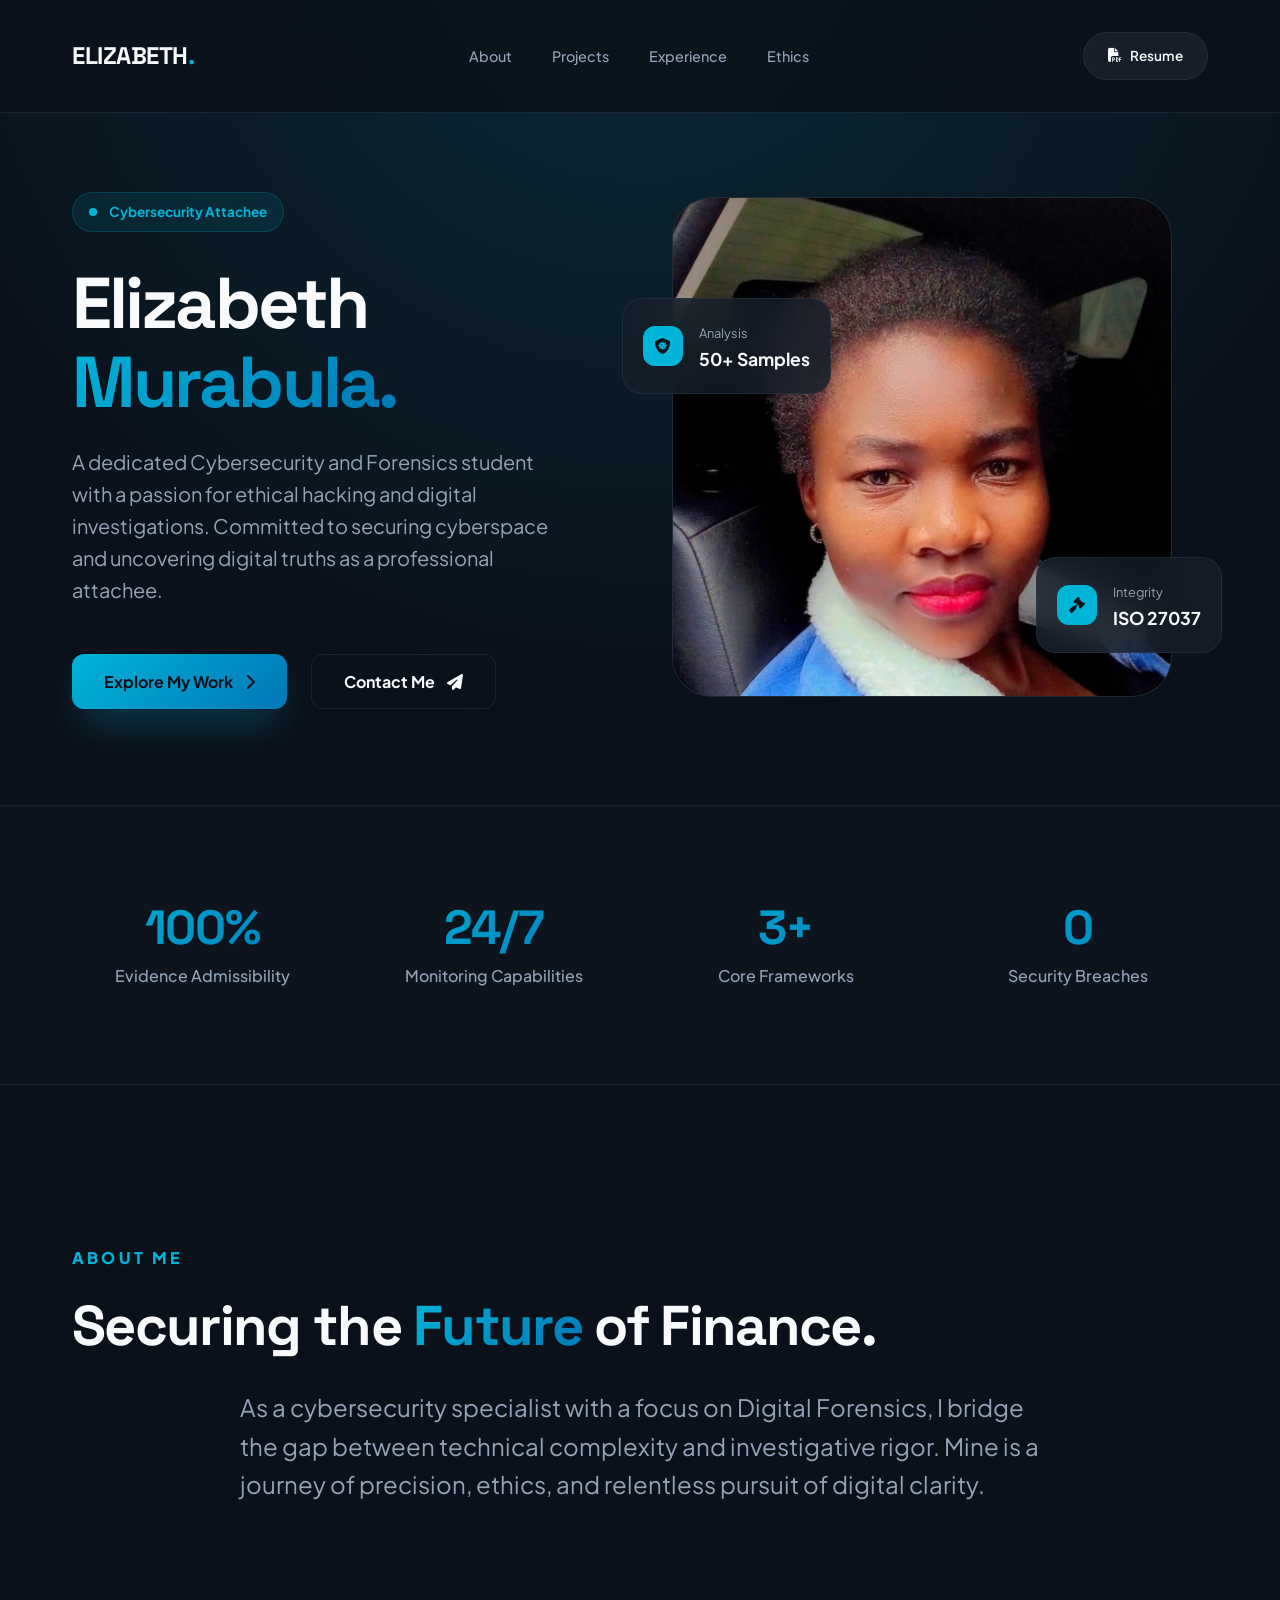
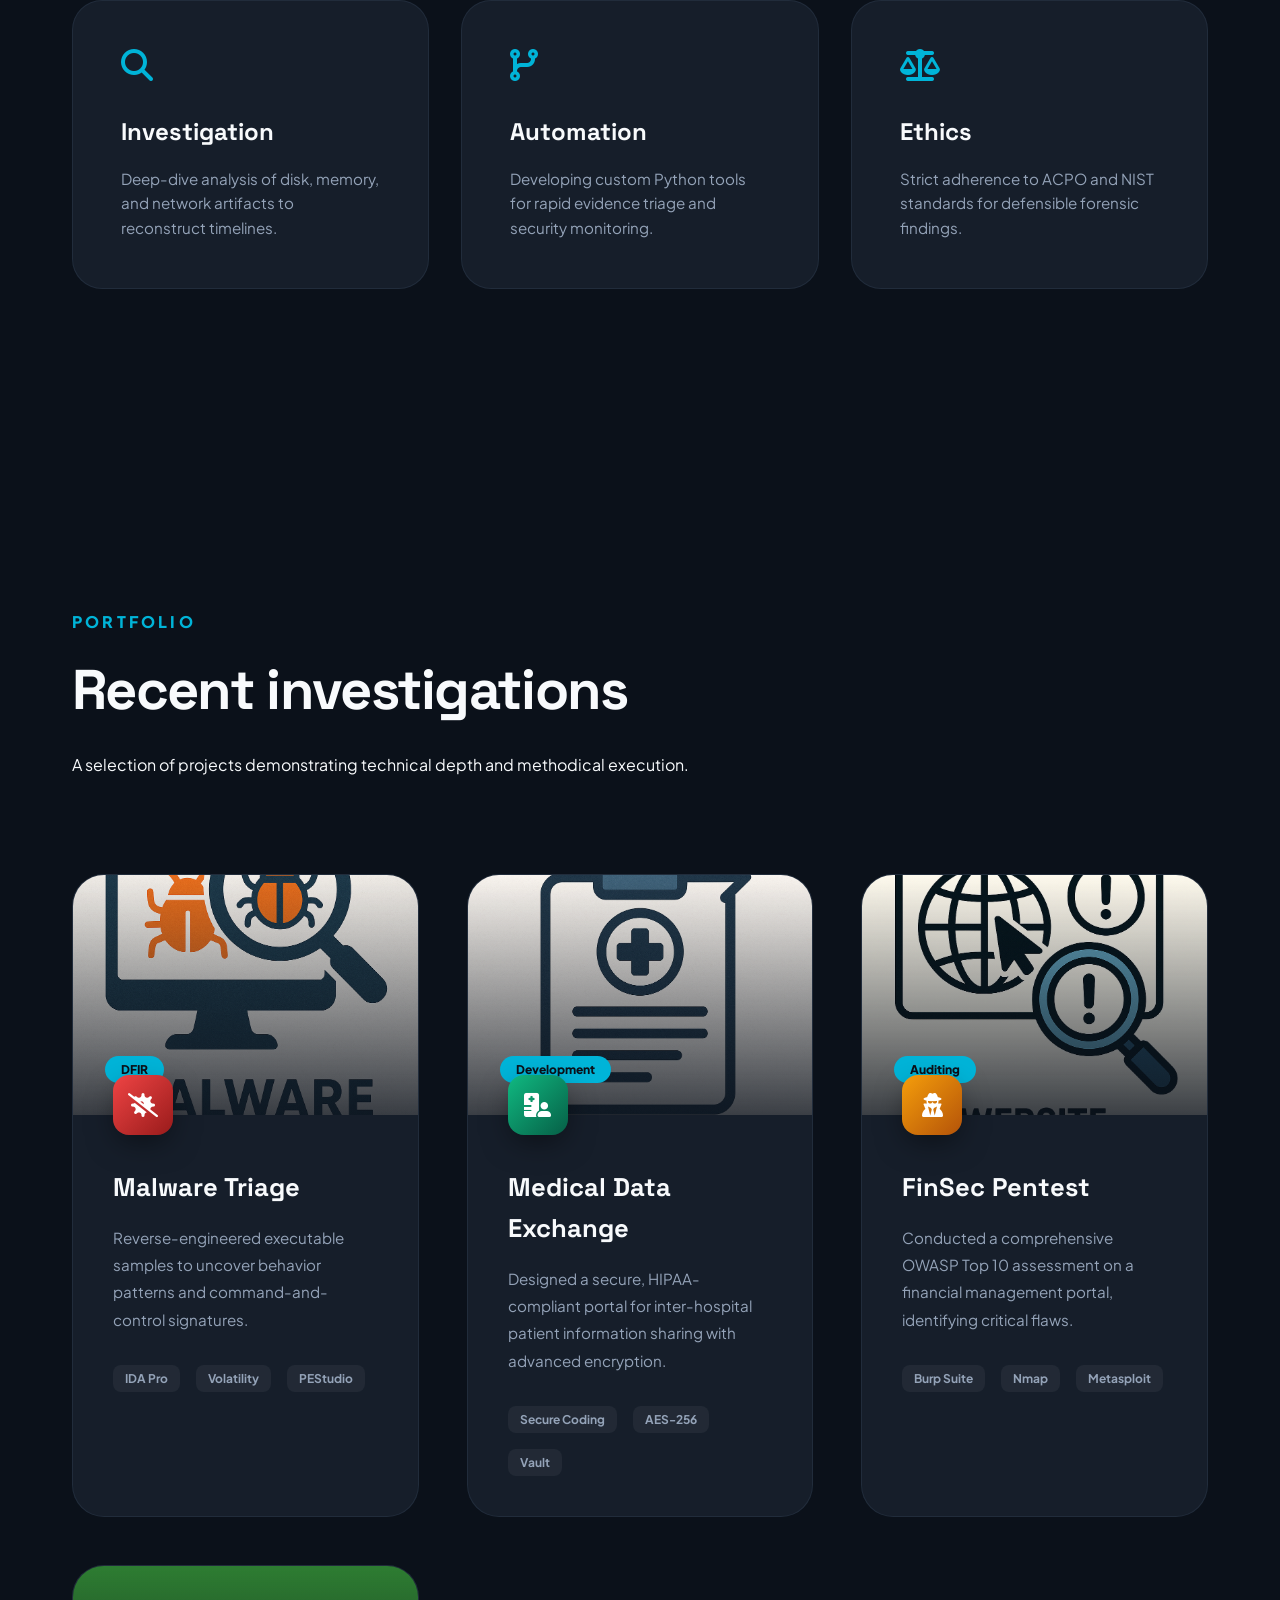
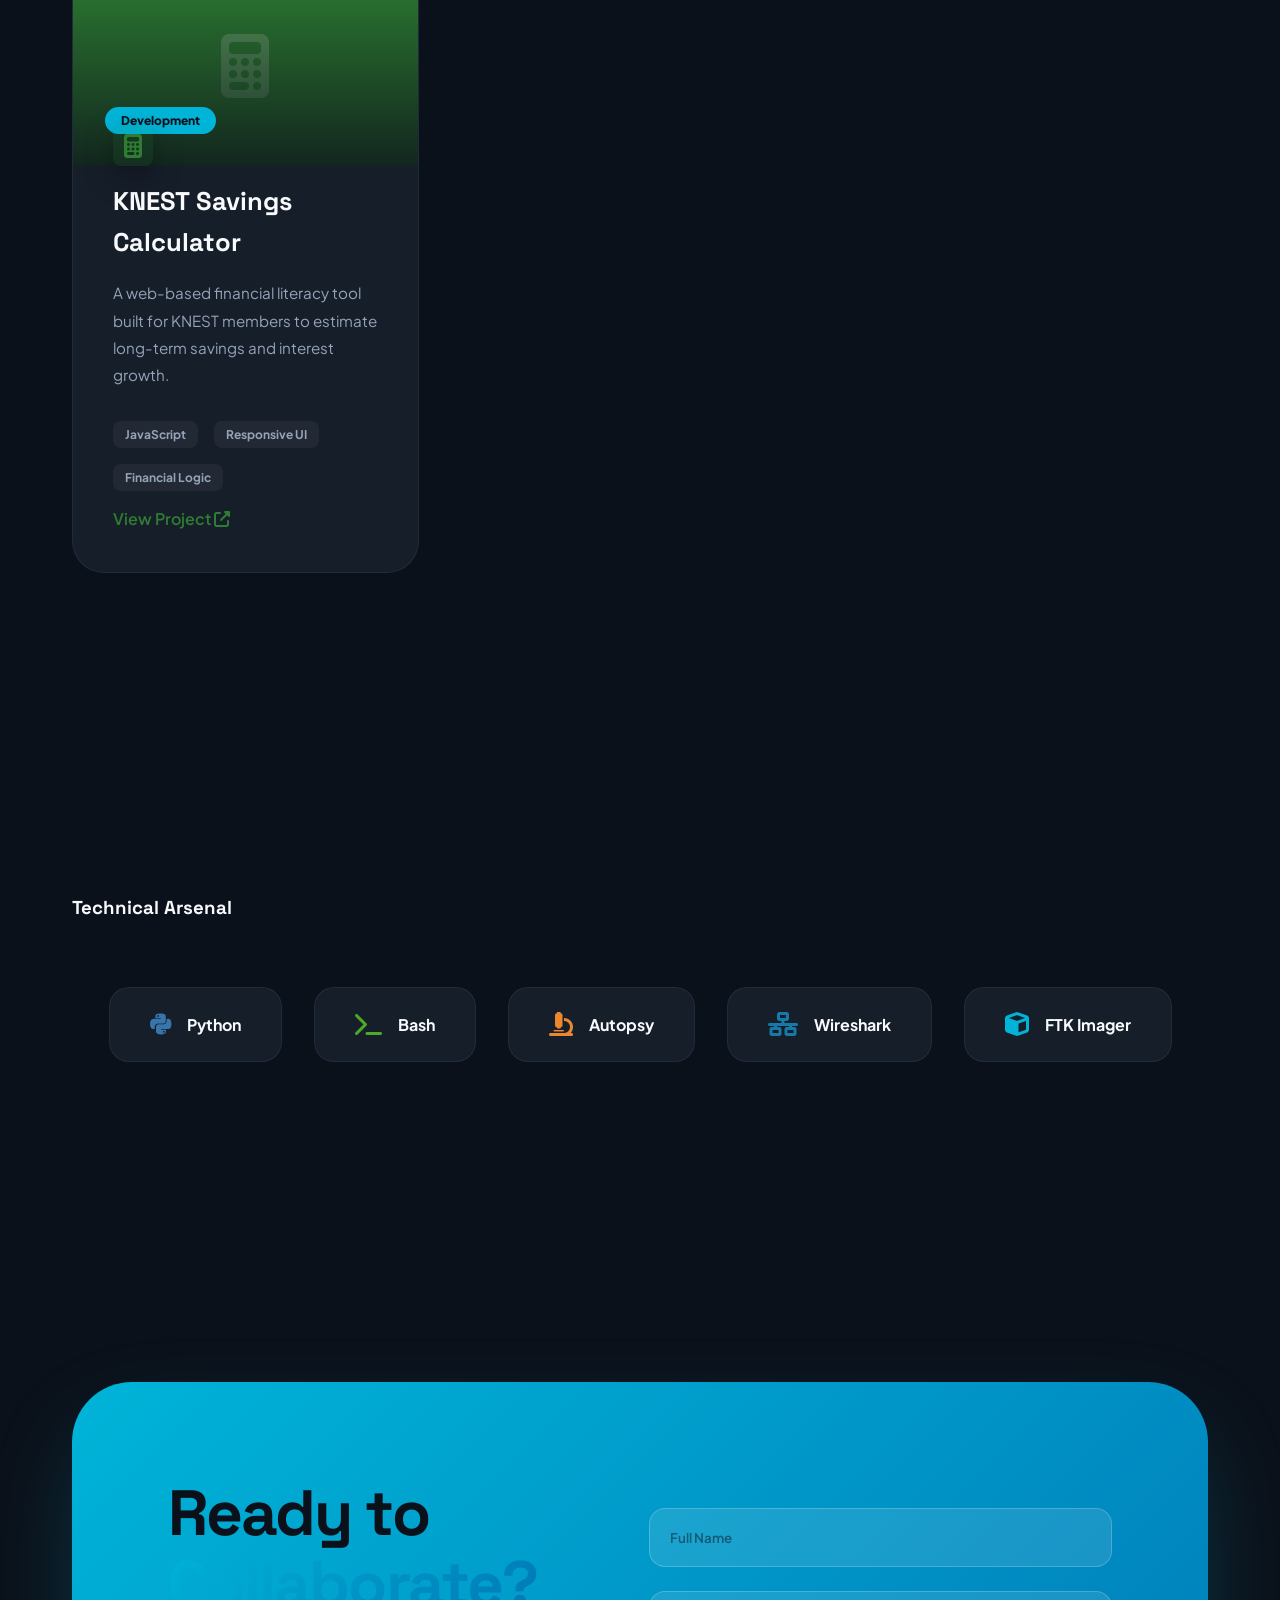
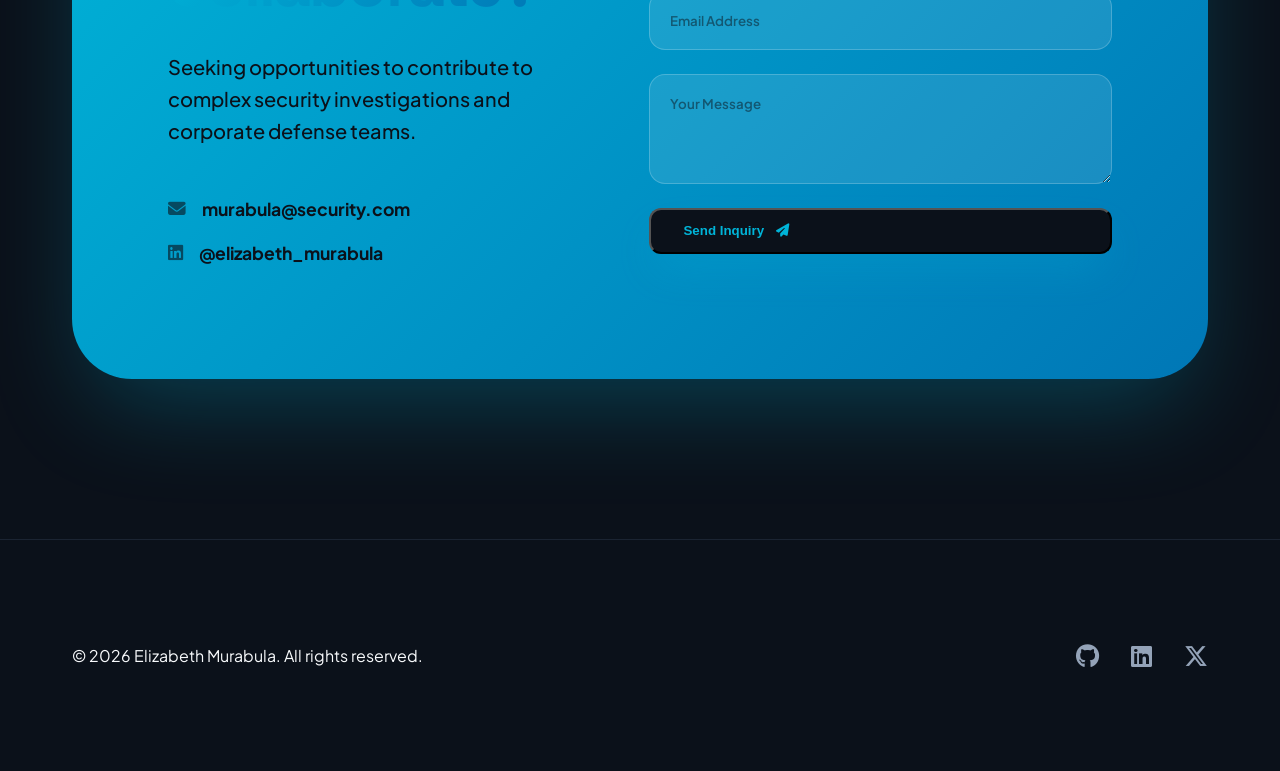
<file: index.html>
<!DOCTYPE html>
<html lang="en">
<head>
    <meta charset="UTF-8">
    <meta name="viewport" content="width=device-width, initial-scale=1.0">
    <title>Elizabeth Murabula | DFIR & Cybersecurity Specialist</title>
    <meta name="description" content="Professional portfolio of Elizabeth Murabula, specializing in Digital Forensics, Incident Response, and Cyber Security.">
    
    <!-- External Resources -->
    <link rel="stylesheet" href="https://cdnjs.cloudflare.com/ajax/libs/font-awesome/6.5.0/css/all.min.css">
    <link rel="preconnect" href="https://fonts.googleapis.com">
    <link rel="preconnect" href="https://fonts.gstatic.com" crossorigin>
    <link href="https://fonts.googleapis.com/css2?family=Plus+Jakarta+Sans:wght@300;400;500;600;700;800&family=Space+Grotesk:wght@300;400;500;600;700&display=swap" rel="stylesheet">
    
    <!-- Custom CSS -->
    <link rel="stylesheet" href="css/main.css">
</head>
<body>
    <!-- Premium Background Effects -->
    <div class="main-glow"></div>
    <div class="bg-noise"></div>

    <!-- Navigation -->
    <header class="navbar">
        <div class="container flex-between">
            <a href="#" class="brand">ELIZABETH<span class="dot">.</span></a>
            <nav>
                <ul class="nav-links">
                    <li><a href="index.html#about">About</a></li>
                    <li><a href="index.html#work">Projects</a></li>
                    <li><a href="Experience.html">Experience</a></li>
                    <li><a href="Ethics.html">Ethics</a></li>
                </ul>
            </nav>
            <div class="nav-actions">
                <a href="CV.html" class="nav-btn">
                    <i class="fas fa-file-pdf"></i> Resume
                </a>
            </div>
        </div>
    </header>

    <main>
        <!-- Hero Section -->
        <section class="hero-section">
            <div class="container grid-2">
                <div class="hero-info reveal">
                    <div class="hero-badge">
                        <span class="pulse"></span> Cybersecurity Attachee
                    </div>
                    <h1>Elizabeth <span class="gradient-text">Murabula.</span></h1>
                    <p class="hero-desc">
                        A dedicated Cybersecurity and Forensics student with a passion for ethical hacking and digital investigations. Committed to securing cyberspace and uncovering digital truths as a professional attachee.
                    </p>
                    <div class="hero-btns">
                        <a href="#work" class="btn btn-main">Explore My Work <i class="fas fa-chevron-right"></i></a>
                        <a href="#contact" class="btn btn-outline">Contact Me <i class="fas fa-paper-plane"></i></a>
                    </div>
                </div>
                <div class="hero-visual reveal">
                    <div class="visual-card">
                        <img src="images/photo.jpg" alt="Elizabeth Murabula" class="hero-img">
                        <div class="stat-float stat-1">
                            <i class="fas fa-shield-virus"></i>
                            <div>
                                <span>Analysis</span>
                                <strong>50+ Samples</strong>
                            </div>
                        </div>
                        <div class="stat-float stat-2">
                            <i class="fas fa-gavel"></i>
                            <div>
                                <span>Integrity</span>
                                <strong>ISO 27037</strong>
                            </div>
                        </div>
                    </div>
                </div>
            </div>
        </section>

        <!-- Stats Counter -->
        <section class="stats-counter reveal">
            <div class="container grid-4">
                <div class="counter-item">
                    <h2 class="gradient-text">100%</h2>
                    <p>Evidence Admissibility</p>
                </div>
                <div class="counter-item">
                    <h2 class="gradient-text">24/7</h2>
                    <p>Monitoring Capabilities</p>
                </div>
                <div class="counter-item">
                    <h2 class="gradient-text">3+</h2>
                    <p>Core Frameworks</p>
                </div>
                <div class="counter-item">
                    <h2 class="gradient-text">0</h2>
                    <p>Security Breaches</p>
                </div>
            </div>
        </section>

        <!-- About Section -->
        <section id="about" class="about-section">
            <div class="container text-center reveal">
                <div class="section-tag">About Me</div>
                <h2>Securing the <span class="gradient-text">Future</span> of Finance.</h2>
                <p class="section-desc">
                    As a cybersecurity specialist with a focus on Digital Forensics, I bridge the gap between technical complexity and investigative rigor. Mine is a journey of precision, ethics, and relentless pursuit of digital clarity.
                </p>
                
                <div class="about-grid">
                    <div class="about-card">
                        <i class="fas fa-magnifying-glass"></i>
                        <h3>Investigation</h3>
                        <p>Deep-dive analysis of disk, memory, and network artifacts to reconstruct timelines.</p>
                    </div>
                    <div class="about-card">
                        <i class="fas fa-code-branch"></i>
                        <h3>Automation</h3>
                        <p>Developing custom Python tools for rapid evidence triage and security monitoring.</p>
                    </div>
                    <div class="about-card">
                        <i class="fas fa-scale-balanced"></i>
                        <h3>Ethics</h3>
                        <p>Strict adherence to ACPO and NIST standards for defensible forensic findings.</p>
                    </div>
                </div>
            </div>
        </section>

        <!-- Featured Projects -->
        <section id="work" class="projects-section">
            <div class="container reveal">
                <div class="section-header-alt">
                    <div>
                        <div class="section-tag">Portfolio</div>
                        <h2>Recent investigations</h2>
                    </div>
                    <p>A selection of projects demonstrating technical depth and methodical execution.</p>
                </div>

                <div class="projects-grid">
                    <!-- Case 1 -->
                    <div class="p-card">
                        <div class="p-img-wrapper">
                            <img src="images/malware.png" alt="Malware Analysis">
                            <div class="p-overlay">
                                <span class="p-tag">DFIR</span>
                            </div>
                        </div>
                        <div class="p-content">
                            <div class="p-icon ic-virus"><i class="fas fa-virus-slash"></i></div>
                            <h3>Malware Triage</h3>
                            <p>Reverse-engineered executable samples to uncover behavior patterns and command-and-control signatures.</p>
                            <ul class="p-stack">
                                <li>IDA Pro</li>
                                <li>Volatility</li>
                                <li>PEStudio</li>
                            </ul>
                        </div>
                    </div>

                    <!-- Case 2 -->
                    <div class="p-card">
                        <div class="p-img-wrapper">
                            <img src="images/medical.png" alt="Medical Exchange">
                            <div class="p-overlay">
                                <span class="p-tag">Development</span>
                            </div>
                        </div>
                        <div class="p-content">
                            <div class="p-icon ic-med"><i class="fas fa-hospital-user"></i></div>
                            <h3>Medical Data Exchange</h3>
                            <p>Designed a secure, HIPAA-compliant portal for inter-hospital patient information sharing with advanced encryption.</p>
                            <ul class="p-stack">
                                <li>Secure Coding</li>
                                <li>AES-256</li>
                                <li>Vault</li>
                            </ul>
                        </div>
                    </div>

                    <!-- Case 3 -->
                    <div class="p-card">
                        <div class="p-img-wrapper">
                            <img src="images/pentesting.png" alt="Pentesting">
                            <div class="p-overlay">
                                <span class="p-tag">Auditing</span>
                            </div>
                        </div>
                        <div class="p-content">
                            <div class="p-icon ic-lock"><i class="fas fa-user-secret"></i></div>
                            <h3>FinSec Pentest</h3>
                            <p>Conducted a comprehensive OWASP Top 10 assessment on a financial management portal, identifying critical flaws.</p>
                            <ul class="p-stack">
                                <li>Burp Suite</li>
                                <li>Nmap</li>
                                <li>Metasploit</li>
                            </ul>
                        </div>
                    </div>

                    <!-- Project 4: KNEST Savings Calculator -->
                    <div class="p-card">
                        <div class="p-img-wrapper" style="background: #2e7d32; display: flex; align-items: center; justify-content: center; height: 200px;">
                            <i class="fas fa-calculator" style="font-size: 4rem; color: white; opacity: 0.2;"></i>
                            <div class="p-overlay">
                                <span class="p-tag">Development</span>
                            </div>
                        </div>
                        <div class="p-content">
                            <div class="p-icon" style="background: rgba(46, 125, 50, 0.1); color: #2e7d32; width: 40px; height: 40px; border-radius: 8px; display: flex; align-items: center; justify-content: center; margin-bottom: 15px;">
                                <i class="fas fa-calculator"></i>
                            </div>
                            <h3>KNEST Savings Calculator</h3>
                            <p>A web-based financial literacy tool built for KNEST members to estimate long-term savings and interest growth.</p>
                            <ul class="p-stack">
                                <li>JavaScript</li>
                                <li>Responsive UI</li>
                                <li>Financial Logic</li>
                            </ul>
                            <a href="https://elizabeth-creator-tech.github.io/knestsavingscalc/" target="_blank" class="btn-text" style="margin-top: 15px; display: inline-block; color: #2e7d32; font-weight: 600; text-decoration: none;">View Project <i class="fas fa-external-link-alt"></i></a>
                        </div>
                    </div>
                </div>
            </div>
        </section>

        <!-- Arsenal Section -->
        <section class="arsenal-section reveal">
            <div class="container">
                <h3 class="text-center">Technical Arsenal</h3>
                <div class="arsenal-flex">
                    <div class="arsenal-item"><i class="fab fa-python ic-py"></i> Python</div>
                    <div class="arsenal-item"><i class="fas fa-terminal ic-sh"></i> Bash</div>
                    <div class="arsenal-item"><i class="fas fa-microscope ic-au"></i> Autopsy</div>
                    <div class="arsenal-item"><i class="fas fa-network-wired ic-ws"></i> Wireshark</div>
                    <div class="arsenal-item"><i class="fas fa-cube ic-ft"></i> FTK Imager</div>
                </div>
            </div>
        </section>

        <!-- Contact Section -->
        <section id="contact" class="contact-section">
            <div class="container reveal">
                <div class="contact-box">
                    <div class="contact-info">
                        <h2>Ready to <br><span class="gradient-text">Collaborate?</span></h2>
                        <p>Seeking opportunities to contribute to complex security investigations and corporate defense teams.</p>
                        <div class="contact-methods">
                            <div class="method"><i class="fas fa-envelope"></i> murabula@security.com</div>
                            <div class="method"><i class="fab fa-linkedin"></i> @elizabeth_murabula</div>
                        </div>
                    </div>
                    <form class="contact-form">
                        <input type="text" placeholder="Full Name" required>
                        <input type="email" placeholder="Email Address" required>
                        <textarea rows="4" placeholder="Your Message" required></textarea>
                        <button type="submit" class="btn btn-main">Send Inquiry <i class="fas fa-paper-plane"></i></button>
                    </form>
                </div>
            </div>
        </section>
    </main>

    <footer class="footer">
        <div class="container flex-between">
            <p>&copy; 2026 Elizabeth Murabula. All rights reserved.</p>
            <div class="social-links">
                <a href="#"><i class="fab fa-github"></i></a>
                <a href="#"><i class="fab fa-linkedin"></i></a>
                <a href="#"><i class="fab fa-x-twitter"></i></a>
            </div>
        </div>
    </footer>

    <!-- Global Scripts -->
    <script src="js/app.js"></script>
</body>
</html>
</file>
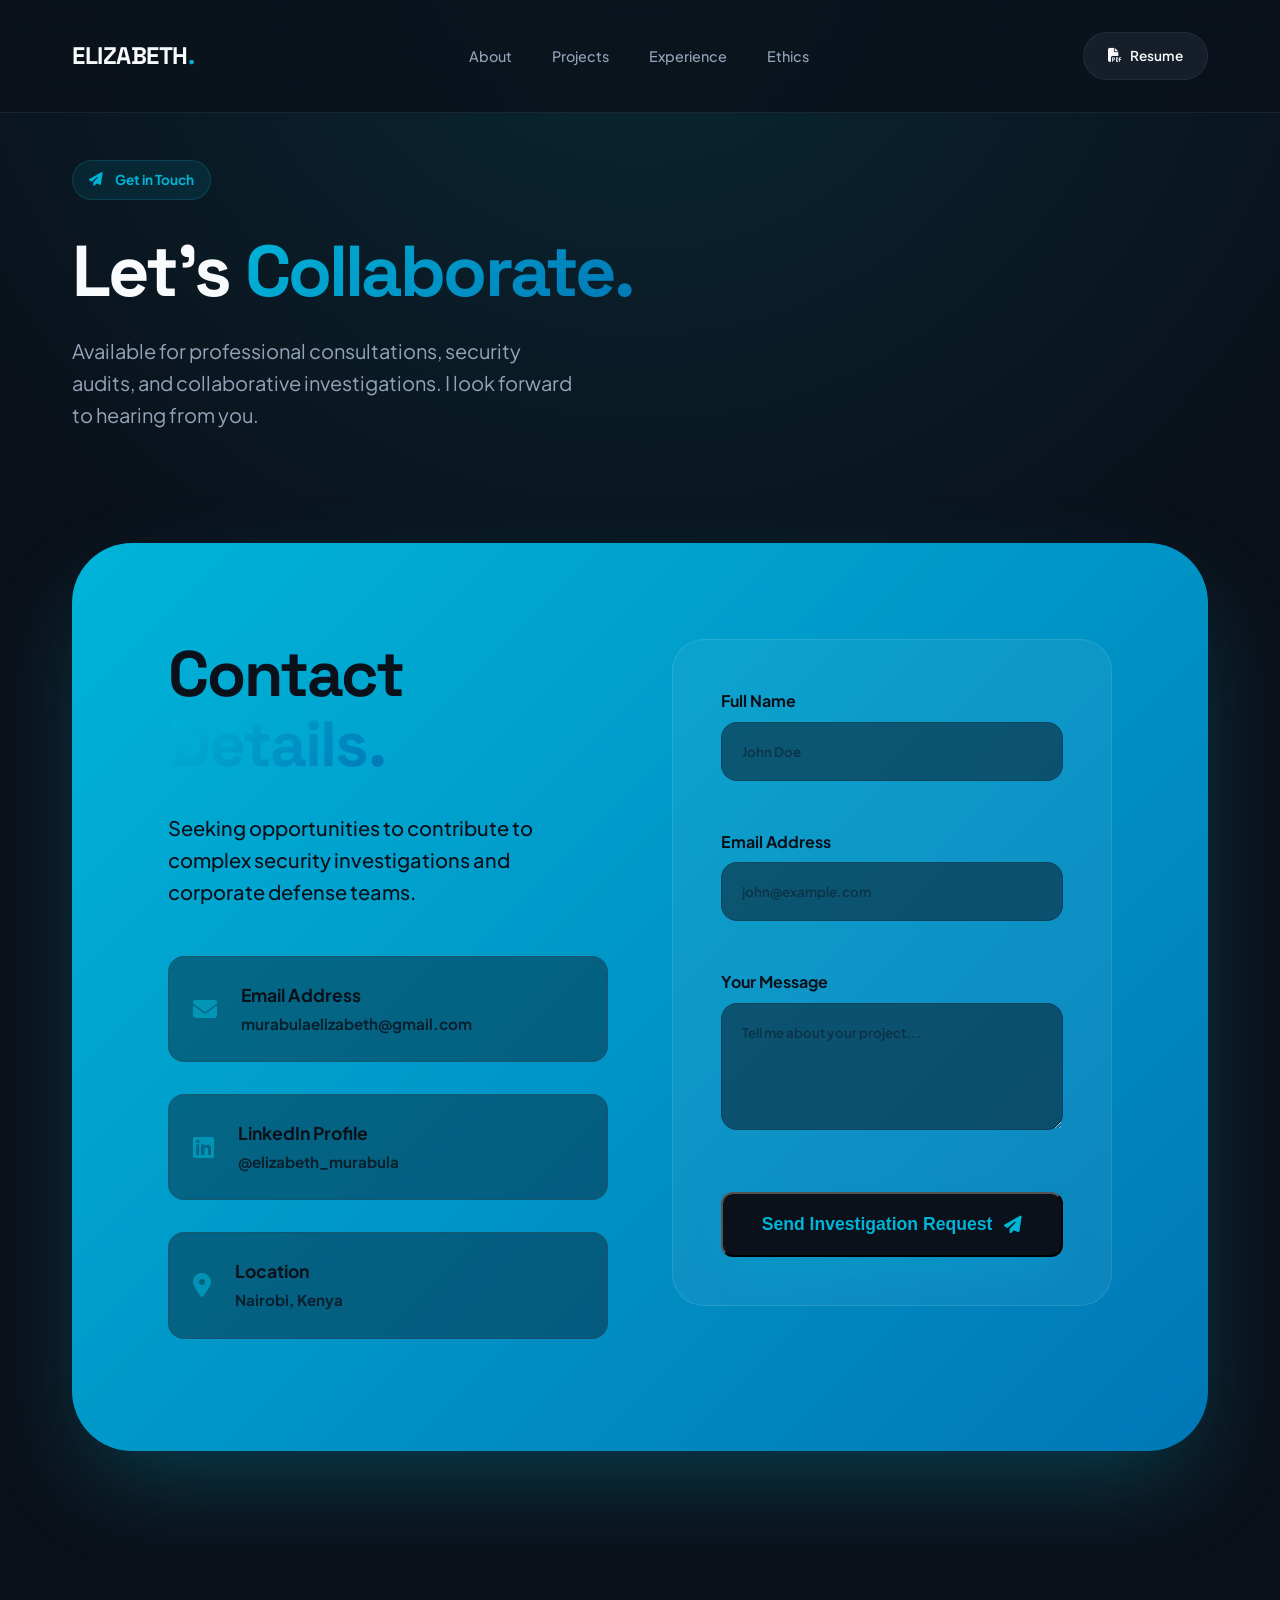
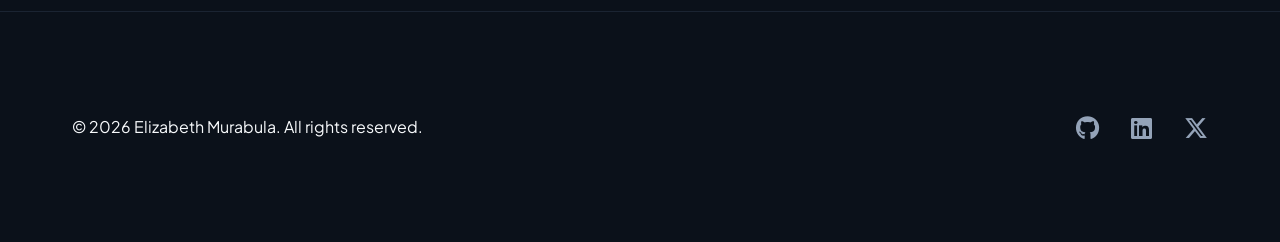
<file: Contact.html>
<!DOCTYPE html>
<html lang="en">
<head>
    <meta charset="UTF-8">
    <meta name="viewport" content="width=device-width, initial-scale=1.0">
    <title>Contact | Elizabeth Murabula</title>
    <meta name="description" content="Get in touch with Elizabeth Murabula for professional consultations and investigations.">
    
    <!-- External Resources -->
    <link rel="stylesheet" href="https://cdnjs.cloudflare.com/ajax/libs/font-awesome/6.5.0/css/all.min.css">
    <link rel="preconnect" href="https://fonts.googleapis.com">
    <link rel="preconnect" href="https://fonts.gstatic.com" crossorigin>
    <link href="https://fonts.googleapis.com/css2?family=Plus+Jakarta+Sans:wght@300;400;500;600;700;800&family=Space+Grotesk:wght@300;400;500;600;700&display=swap" rel="stylesheet">
    
    <!-- Custom CSS -->
    <link rel="stylesheet" href="css/main.css">
</head>
<body>
    <!-- Premium Background Effects -->
    <div class="main-glow"></div>
    <div class="bg-noise"></div>

    <!-- Navigation -->
    <header class="navbar">
        <div class="container flex-between">
            <a href="index.html" class="brand">ELIZABETH<span class="dot">.</span></a>
            <nav>
                <ul class="nav-links">
                    <li><a href="index.html#about">About</a></li>
                    <li><a href="index.html#work">Projects</a></li>
                    <li><a href="Experience.html">Experience</a></li>
                    <li><a href="Ethics.html">Ethics</a></li>
                </ul>
            </nav>
            <div class="nav-actions">
                <a href="CV.html" class="nav-btn">
                    <i class="fas fa-file-pdf"></i> Resume
                </a>
            </div>
        </div>
    </header>

    <main>
        <!-- Page Hero -->
        <section class="hero-section" style="padding-top: 10rem; padding-bottom: 4rem;">
            <div class="container">
                <div class="hero-info reveal active">
                    <div class="hero-badge"><i class="fas fa-paper-plane"></i> Get in Touch</div>
                    <h1>Let's <span class="gradient-text">Collaborate.</span></h1>
                    <p class="hero-desc">
                        Available for professional consultations, security audits, and collaborative investigations. I look forward to hearing from you.
                    </p>
                </div>
            </div>
        </section>

        <!-- Contact Form Section -->
        <section class="contact-section" style="padding-top: 0;">
            <div class="container reveal">
                <div class="contact-box" style="grid-template-columns: 1fr 1fr; gap: 4rem; align-items: start;">
                    <div class="contact-info">
                        <h2>Contact <br><span class="gradient-text">Details.</span></h2>
                        <p style="margin-bottom: 3rem;">Seeking opportunities to contribute to complex security investigations and corporate defense teams.</p>
                        
                        <div class="contact-methods">
                            <div class="method" style="margin-bottom: 2rem; display: flex; align-items: center; gap: 1.5rem; background: rgba(11, 17, 26, 0.4); padding: 1.5rem; border-radius: 16px; border: 1px solid var(--border);">
                                <i class="fas fa-envelope" style="font-size: 1.5rem; color: var(--primary);"></i>
                                <div>
                                    <strong style="display: block; font-size: 1.1rem;">Email Address</strong>
                                    <span style="font-size: 0.95rem; color: var(--bg-color); opacity: 0.8;">murabulaelizabeth@gmail.com</span>
                                </div>
                            </div>
                            
                            <div class="method" style="margin-bottom: 2rem; display: flex; align-items: center; gap: 1.5rem; background: rgba(11, 17, 26, 0.4); padding: 1.5rem; border-radius: 16px; border: 1px solid var(--border);">
                                <i class="fab fa-linkedin" style="font-size: 1.5rem; color: var(--primary);"></i>
                                <div>
                                    <strong style="display: block; font-size: 1.1rem;">LinkedIn Profile</strong>
                                    <span style="font-size: 0.95rem; color: var(--bg-color); opacity: 0.8;">@elizabeth_murabula</span>
                                </div>
                            </div>
                            
                            <div class="method" style="display: flex; align-items: center; gap: 1.5rem; background: rgba(11, 17, 26, 0.4); padding: 1.5rem; border-radius: 16px; border: 1px solid var(--border);">
                                <i class="fas fa-location-dot" style="font-size: 1.5rem; color: var(--primary);"></i>
                                <div>
                                    <strong style="display: block; font-size: 1.1rem;">Location</strong>
                                    <span style="font-size: 0.95rem; color: var(--bg-color); opacity: 0.8;">Nairobi, Kenya</span>
                                </div>
                            </div>
                        </div>
                    </div>

                    <div style="background: rgba(255, 255, 255, 0.05); padding: 3rem; border-radius: 32px; border: 1px solid rgba(255, 255, 255, 0.1);">
                        <form class="contact-form">
                            <div style="margin-bottom: 1.5rem;">
                                <label style="display: block; margin-bottom: 0.5rem; color: var(--bg-color); font-weight: 700;">Full Name</label>
                                <input type="text" placeholder="John Doe" required style="background: rgba(11,17,26,0.5); border-color: rgba(11,17,26,0.2); width: 100%;">
                            </div>
                            <div style="margin-bottom: 1.5rem;">
                                <label style="display: block; margin-bottom: 0.5rem; color: var(--bg-color); font-weight: 700;">Email Address</label>
                                <input type="email" placeholder="john@example.com" required style="background: rgba(11,17,26,0.5); border-color: rgba(11,17,26,0.2); width: 100%;">
                            </div>
                            <div style="margin-bottom: 2rem;">
                                <label style="display: block; margin-bottom: 0.5rem; color: var(--bg-color); font-weight: 700;">Your Message</label>
                                <textarea rows="5" placeholder="Tell me about your project..." required style="background: rgba(11,17,26,0.5); border-color: rgba(11,17,26,0.2); width: 100%;"></textarea>
                            </div>
                            <button type="submit" class="btn btn-main" style="background: var(--bg-color); color: var(--primary); padding: 1.25rem; width: 100%; justify-content: center; font-size: 1.1rem;">
                                Send Investigation Request <i class="fas fa-paper-plane"></i>
                            </button>
                        </form>
                    </div>
                </div>
            </div>
        </section>

    </main>

    <footer class="footer">
        <div class="container flex-between">
            <p>&copy; 2026 Elizabeth Murabula. All rights reserved.</p>
            <div class="social-links">
                <a href="#"><i class="fab fa-github"></i></a>
                <a href="#"><i class="fab fa-linkedin"></i></a>
                <a href="#"><i class="fab fa-x-twitter"></i></a>
            </div>
        </div>
    </footer>

    <!-- Global Scripts -->
    <script src="js/app.js"></script>
</body>
</html>
</file>
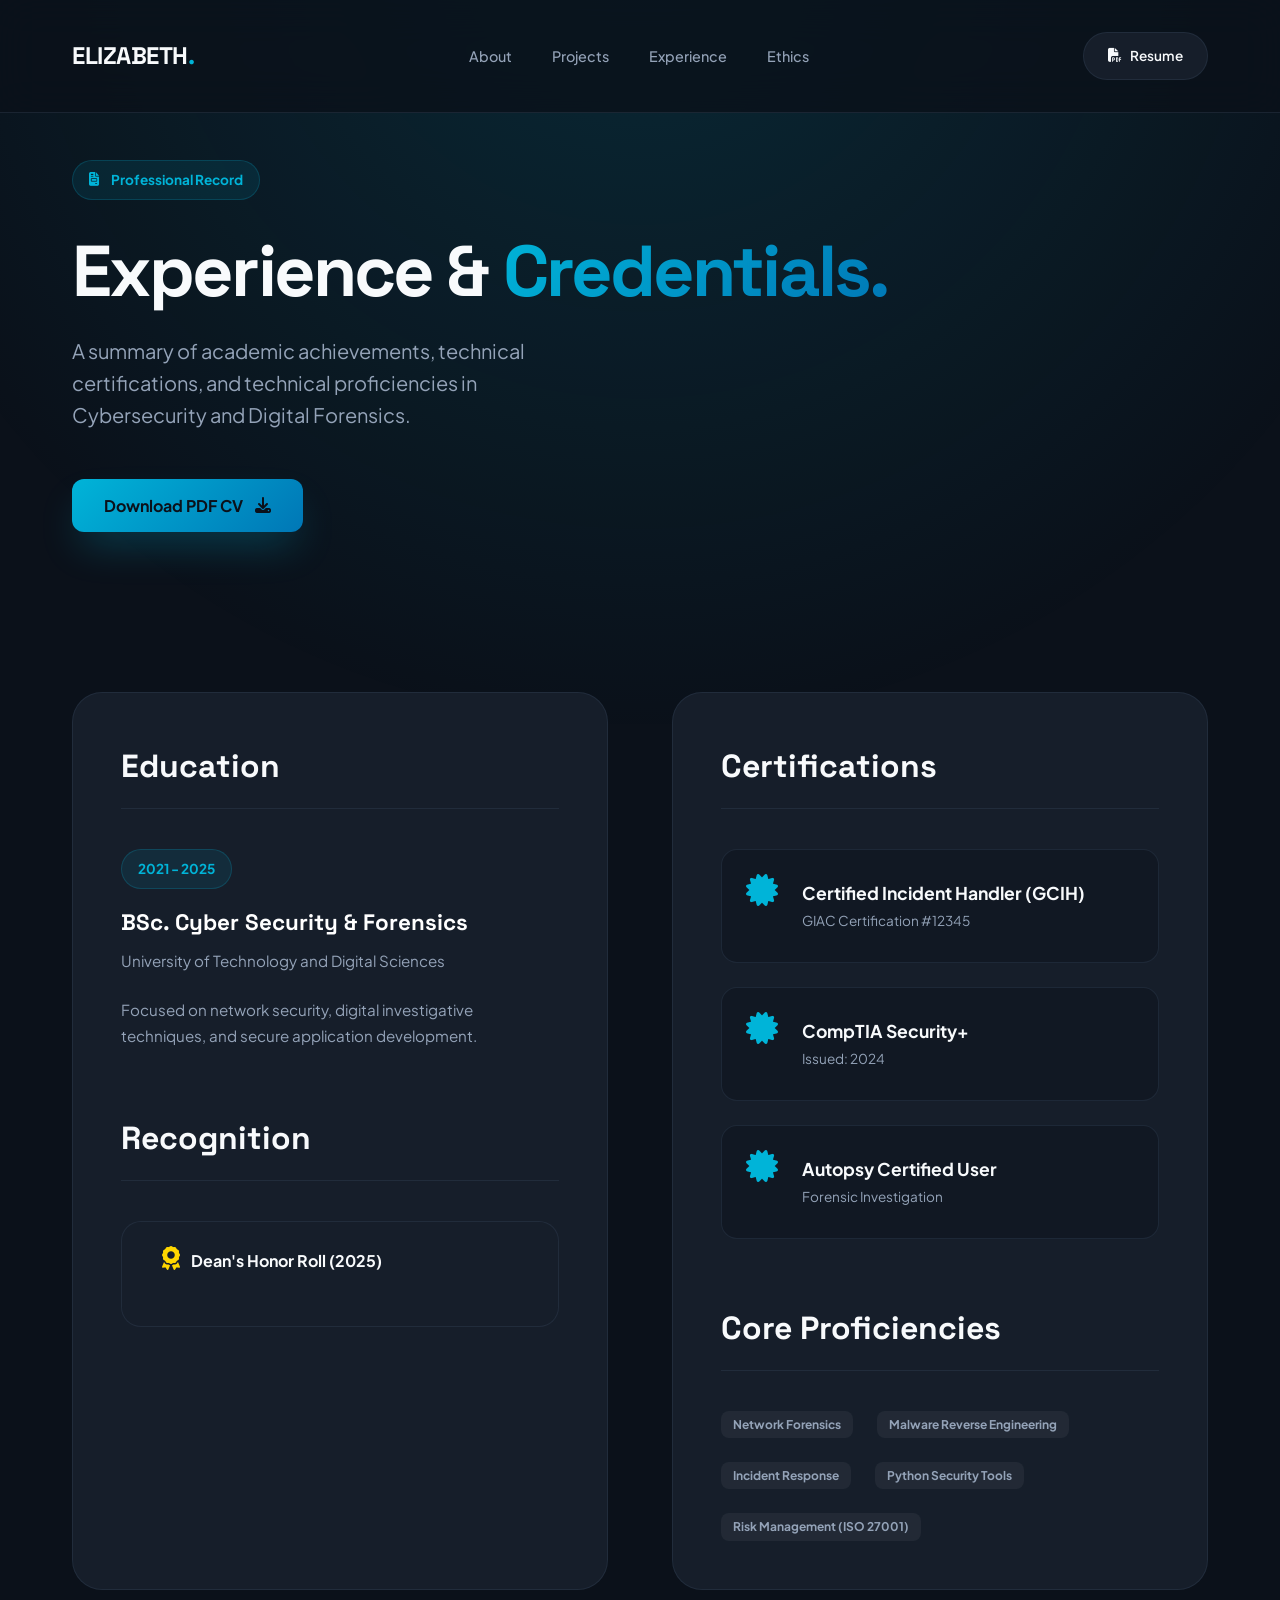
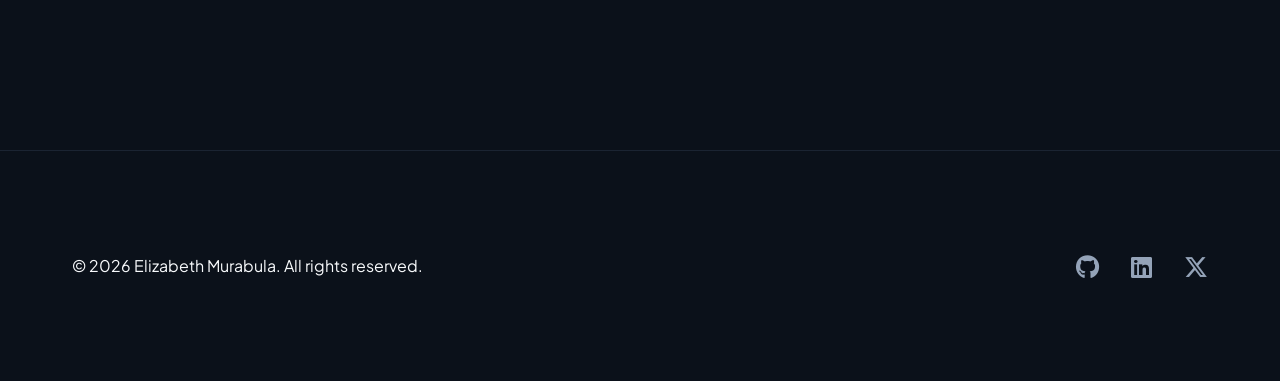
<file: CV.html>
<!DOCTYPE html>
<html lang="en">
<head>
    <meta charset="UTF-8">
    <meta name="viewport" content="width=device-width, initial-scale=1.0">
    <title>Curriculum Vitae | Elizabeth Murabula</title>
    <meta name="description" content="Professional records, credentials, and achievements of Elizabeth Murabula.">
    
    <!-- External Resources -->
    <link rel="stylesheet" href="https://cdnjs.cloudflare.com/ajax/libs/font-awesome/6.5.0/css/all.min.css">
    <link rel="preconnect" href="https://fonts.googleapis.com">
    <link rel="preconnect" href="https://fonts.gstatic.com" crossorigin>
    <link href="https://fonts.googleapis.com/css2?family=Plus+Jakarta+Sans:wght@300;400;500;600;700;800&family=Space+Grotesk:wght@300;400;500;600;700&display=swap" rel="stylesheet">
    
    <!-- Custom CSS -->
    <link rel="stylesheet" href="css/main.css">
</head>
<body>
    <!-- Premium Background Effects -->
    <div class="main-glow"></div>
    <div class="bg-noise"></div>

    <!-- Navigation -->
    <header class="navbar">
        <div class="container flex-between">
            <a href="index.html" class="brand">ELIZABETH<span class="dot">.</span></a>
            <nav>
                <ul class="nav-links">
                    <li><a href="index.html#about">About</a></li>
                    <li><a href="index.html#work">Projects</a></li>
                    <li><a href="Experience.html">Experience</a></li>
                    <li><a href="Ethics.html">Ethics</a></li>
                </ul>
            </nav>
            <div class="nav-actions">
                <a href="CV.html" class="nav-btn">
                    <i class="fas fa-file-pdf"></i> Resume
                </a>
            </div>
        </div>
    </header>

    <main>
        <!-- Page Hero -->
        <section class="hero-section" style="padding-top: 10rem; padding-bottom: 4rem;">
            <div class="container">
                <div class="hero-info reveal active">
                    <div class="hero-badge"><i class="fas fa-file-invoice"></i> Professional Record</div>
                    <h1>Experience & <span class="gradient-text">Credentials.</span></h1>
                    <p class="hero-desc">
                        A summary of academic achievements, technical certifications, and technical proficiencies in Cybersecurity and Digital Forensics.
                    </p>
                    <div class="hero-btns" style="margin-top: 2rem;">
                        <a href="#" class="btn btn-main">Download PDF CV <i class="fas fa-download"></i></a>
                    </div>
                </div>
            </div>
        </section>

        <!-- CV Grid -->
        <section class="about-section" style="padding-top: 0;">
            <div class="container reveal">
                <div class="about-grid" style="grid-template-columns: 1fr 1fr; gap: 4rem;">
                    
                    <!-- Left: Education & Awards -->
                    <div class="about-card">
                        <h3 style="font-size: 2rem; margin-bottom: 2.5rem; border-bottom: 1px solid var(--border); padding-bottom: 1rem;">Education</h3>
                        <div style="margin-bottom: 3rem;">
                            <div class="hero-badge" style="background: rgba(0, 180, 216, 0.1); color: var(--primary); margin-bottom: 1rem;">2021 - 2025</div>
                            <h4 style="font-size: 1.4rem; margin-bottom: 0.5rem; color: #fff;">BSc. Cyber Security & Forensics</h4>
                            <p style="color: var(--text-secondary); margin-bottom: 1.5rem;">University of Technology and Digital Sciences</p>
                            <p style="font-size: 0.95rem; line-height: 1.7; color: var(--text-secondary);">
                                Focused on network security, digital investigative techniques, and secure application development.
                            </p>
                        </div>
                        <h3 style="font-size: 2rem; margin-top: 4rem; margin-bottom: 2.5rem; border-bottom: 1px solid var(--border); padding-bottom: 1rem;">Recognition</h3>
                        <div class="arsenal-item" style="display: block; text-align: left; background: rgba(22, 30, 42, 0.5);">
                            <i class="fas fa-award" style="color: gold; margin-right: 0.5rem;"></i> Dean's Honor Roll (2025)
                        </div>
                    </div>

                    <!-- Right: Certifications -->
                    <div class="about-card">
                        <h3 style="font-size: 2rem; margin-bottom: 2.5rem; border-bottom: 1px solid var(--border); padding-bottom: 1rem;">Certifications</h3>
                        <ul style="list-style: none; display: grid; gap: 1.5rem;">
                            <li style="display: flex; gap: 1.5rem; align-items: center; background: rgba(11, 17, 26, 0.4); padding: 1.5rem; border-radius: 16px; border: 1px solid var(--border);">
                                <i class="fas fa-certificate" style="font-size: 2rem; color: var(--primary);"></i>
                                <div>
                                    <strong style="display: block; font-size: 1.1rem;">Certified Incident Handler (GCIH)</strong>
                                    <span style="font-size: 0.85rem; color: var(--text-secondary);">GIAC Certification #12345</span>
                                </div>
                            </li>
                            <li style="display: flex; gap: 1.5rem; align-items: center; background: rgba(11, 17, 26, 0.4); padding: 1.5rem; border-radius: 16px; border: 1px solid var(--border);">
                                <i class="fas fa-certificate" style="font-size: 2rem; color: var(--primary);"></i>
                                <div>
                                    <strong style="display: block; font-size: 1.1rem;">CompTIA Security+</strong>
                                    <span style="font-size: 0.85rem; color: var(--text-secondary);">Issued: 2024</span>
                                </div>
                            </li>
                            <li style="display: flex; gap: 1.5rem; align-items: center; background: rgba(11, 17, 26, 0.4); padding: 1.5rem; border-radius: 16px; border: 1px solid var(--border);">
                                <i class="fas fa-certificate" style="font-size: 2rem; color: var(--primary);"></i>
                                <div>
                                    <strong style="display: block; font-size: 1.1rem;">Autopsy Certified User</strong>
                                    <span style="font-size: 0.85rem; color: var(--text-secondary);">Forensic Investigation</span>
                                </div>
                            </li>
                        </ul>
                        
                        <h3 style="font-size: 2rem; margin-top: 4rem; margin-bottom: 2.5rem; border-bottom: 1px solid var(--border); padding-bottom: 1rem;">Core Proficiencies</h3>
                        <div class="p-stack" style="gap: 1.5rem;">
                            <li>Network Forensics</li>
                            <li>Malware Reverse Engineering</li>
                            <li>Incident Response</li>
                            <li>Python Security Tools</li>
                            <li>Risk Management (ISO 27001)</li>
                        </div>
                    </div>

                </div>
            </div>
        </section>

    </main>

    <footer class="footer">
        <div class="container flex-between">
            <p>&copy; 2026 Elizabeth Murabula. All rights reserved.</p>
            <div class="social-links">
                <a href="#"><i class="fab fa-github"></i></a>
                <a href="#"><i class="fab fa-linkedin"></i></a>
                <a href="#"><i class="fab fa-x-twitter"></i></a>
            </div>
        </div>
    </footer>

    <!-- Global Scripts -->
    <script src="js/app.js"></script>
</body>
</html>
</file>
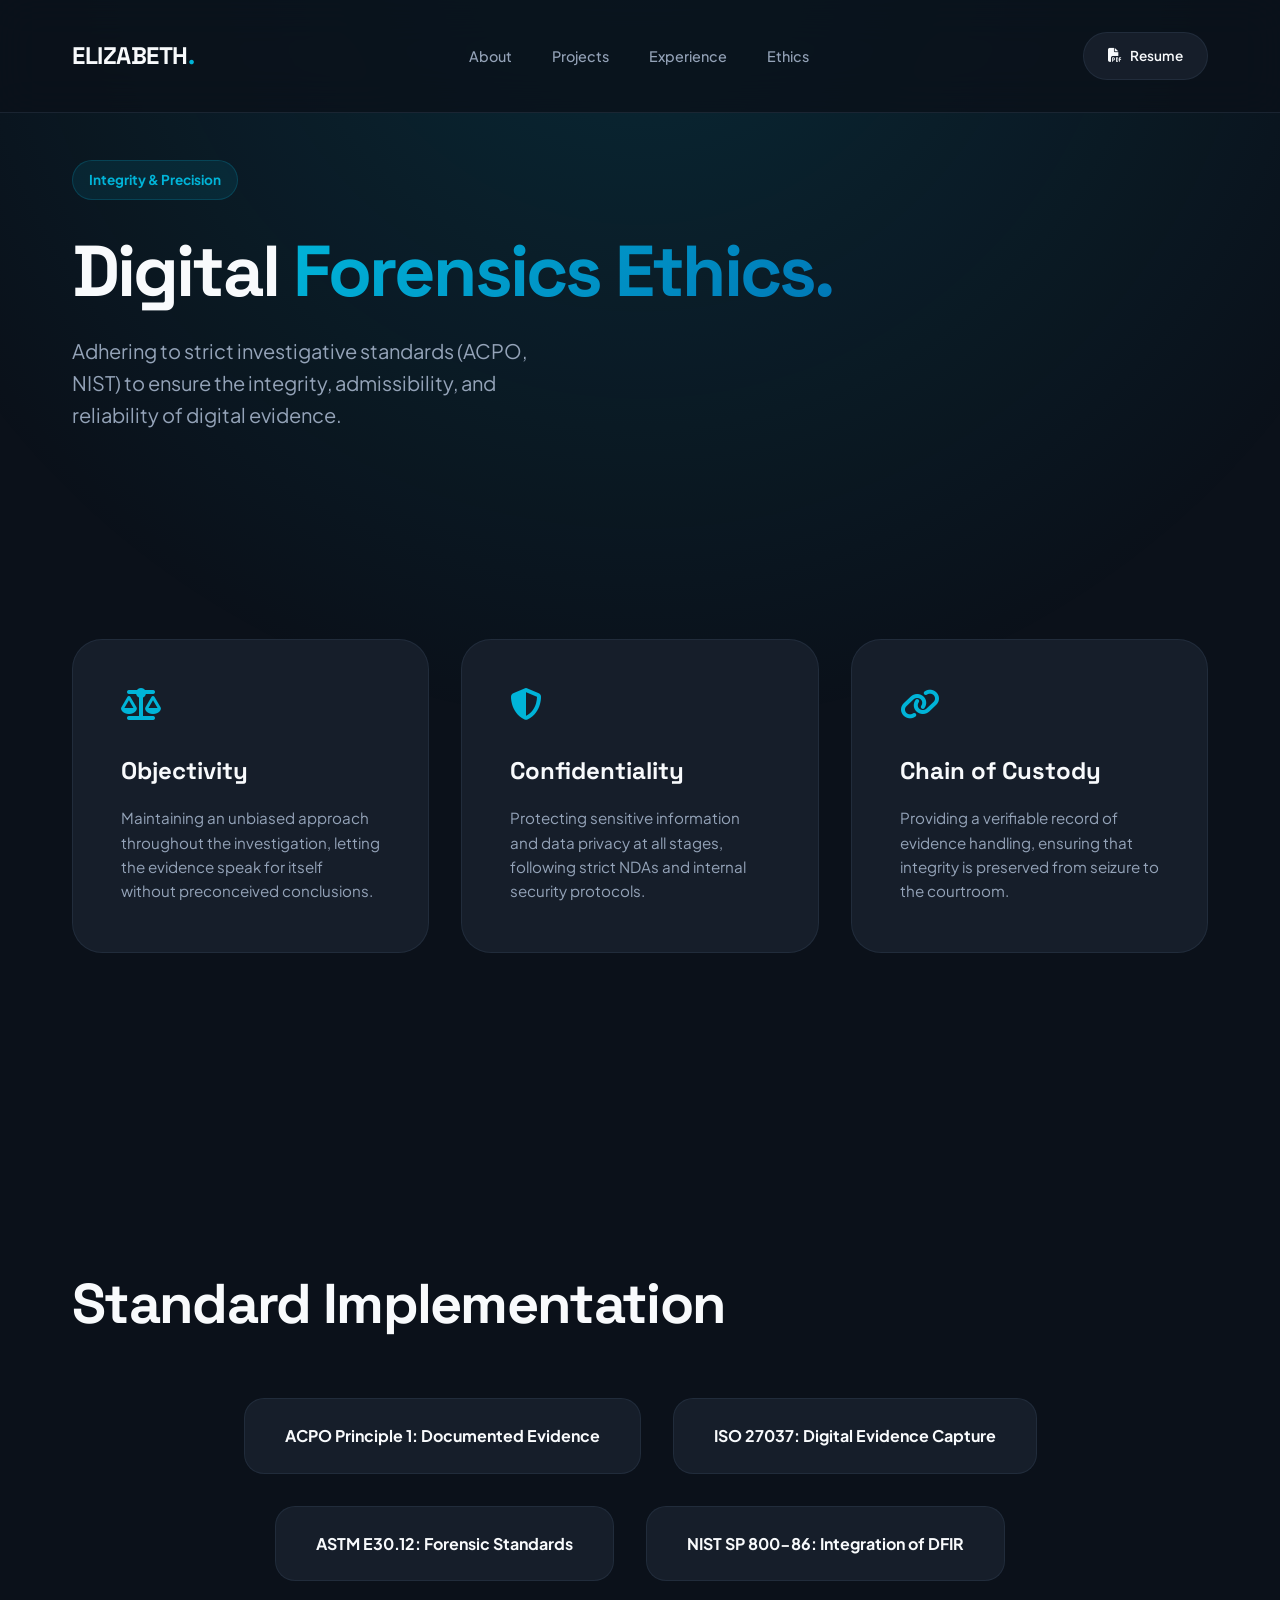
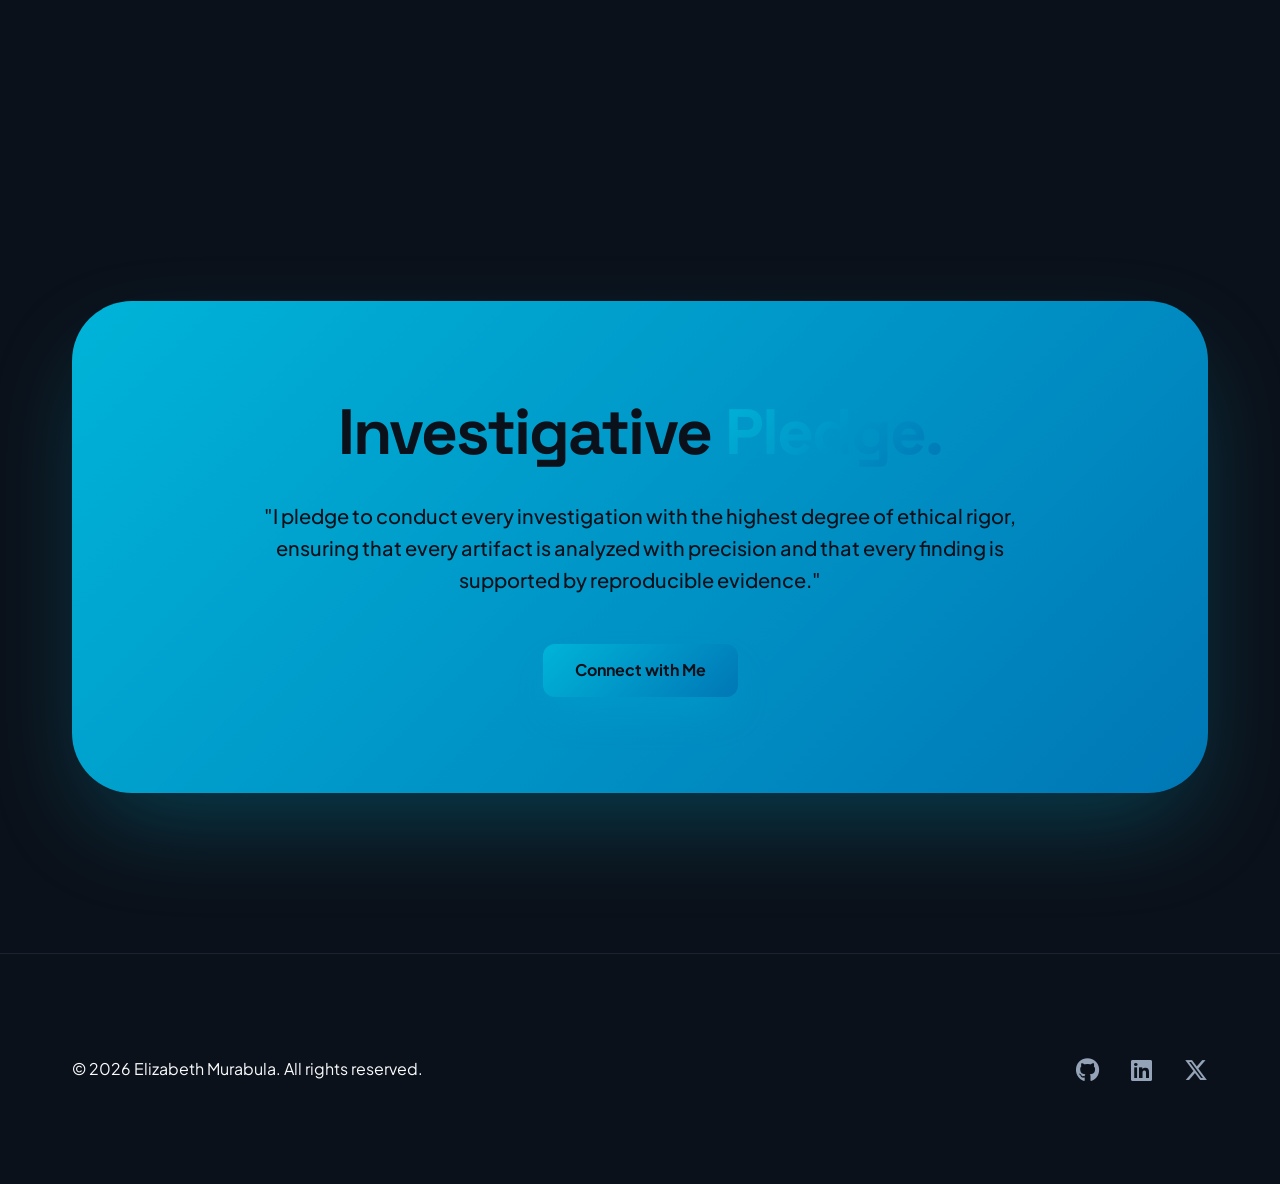
<file: Ethics.html>
<!DOCTYPE html>
<html lang="en">
<head>
    <meta charset="UTF-8">
    <meta name="viewport" content="width=device-width, initial-scale=1.0">
    <title>Professional Ethics | Elizabeth Murabula</title>
    <meta name="description" content="Ethical standards and forensic principles followed by Elizabeth Murabula.">
    
    <!-- External Resources -->
    <link rel="stylesheet" href="https://cdnjs.cloudflare.com/ajax/libs/font-awesome/6.5.0/css/all.min.css">
    <link rel="preconnect" href="https://fonts.googleapis.com">
    <link rel="preconnect" href="https://fonts.gstatic.com" crossorigin>
    <link href="https://fonts.googleapis.com/css2?family=Plus+Jakarta+Sans:wght@300;400;500;600;700;800&family=Space+Grotesk:wght@300;400;500;600;700&display=swap" rel="stylesheet">
    
    <!-- Custom CSS -->
    <link rel="stylesheet" href="css/main.css">
</head>
<body>
    <!-- Premium Background Effects -->
    <div class="main-glow"></div>
    <div class="bg-noise"></div>

    <!-- Navigation -->
    <header class="navbar">
        <div class="container flex-between">
            <a href="index.html" class="brand">ELIZABETH<span class="dot">.</span></a>
            <nav>
                <ul class="nav-links">
                    <li><a href="index.html#about">About</a></li>
                    <li><a href="index.html#work">Projects</a></li>
                    <li><a href="Experience.html">Experience</a></li>
                    <li><a href="Ethics.html">Ethics</a></li>
                </ul>
            </nav>
            <div class="nav-actions">
                <a href="CV.html" class="nav-btn">
                    <i class="fas fa-file-pdf"></i> Resume
                </a>
            </div>
        </div>
    </header>

    <main>
        <!-- Page Hero -->
        <section class="hero-section" style="padding-top: 10rem; padding-bottom: 4rem;">
            <div class="container">
                <div class="hero-info reveal active">
                    <div class="hero-badge"> Integrity & Precision</div>
                    <h1>Digital <span class="gradient-text">Forensics Ethics.</span></h1>
                    <p class="hero-desc">
                        Adhering to strict investigative standards (ACPO, NIST) to ensure the integrity, admissibility, and reliability of digital evidence.
                    </p>
                </div>
            </div>
        </section>

        <!-- Ethics Core Principles -->
        <section class="about-section" style="padding-top: 0;">
            <div class="container reveal">
                <div class="about-grid">
                    <div class="about-card">
                        <i class="fas fa-scale-balanced"></i>
                        <h3>Objectivity</h3>
                        <p>Maintaining an unbiased approach throughout the investigation, letting the evidence speak for itself without preconceived conclusions.</p>
                    </div>
                    <div class="about-card">
                        <i class="fas fa-shield-halved"></i>
                        <h3>Confidentiality</h3>
                        <p>Protecting sensitive information and data privacy at all stages, following strict NDAs and internal security protocols.</p>
                    </div>
                    <div class="about-card">
                        <i class="fas fa-link"></i>
                        <h3>Chain of Custody</h3>
                        <p>Providing a verifiable record of evidence handling, ensuring that integrity is preserved from seizure to the courtroom.</p>
                    </div>
                </div>
            </div>
        </section>

        <!-- Standards Checklist -->
        <section class="arsenal-section reveal">
            <div class="container">
                <h2 class="text-center" style="margin-bottom: 4rem;">Standard Implementation</h2>
                <div class="arsenal-flex">
                    <div class="arsenal-item">ACPO Principle 1: Documented Evidence</div>
                    <div class="arsenal-item">ISO 27037: Digital Evidence Capture</div>
                    <div class="arsenal-item">ASTM E30.12: Forensic Standards</div>
                    <div class="arsenal-item">NIST SP 800-86: Integration of DFIR</div>
                </div>
            </div>
        </section>

        <!-- Ethics Statement -->
        <section class="contact-section">
            <div class="container reveal">
                <div class="contact-box" style="grid-template-columns: 1fr; text-align: center;">
                    <div class="contact-info">
                        <h2> Investigative <span class="gradient-text">Pledge.</span></h2>
                        <p style="margin: 0 auto 3rem; max-width: 800px;">
                            "I pledge to conduct every investigation with the highest degree of ethical rigor, ensuring that every artifact is analyzed with precision and that every finding is supported by reproducible evidence."
                        </p>
                        <a href="Contact.html" class="btn btn-main" style="margin: 0 auto;">Connect with Me</a>
                    </div>
                </div>
            </div>
        </section>
    </main>

    <footer class="footer">
        <div class="container flex-between">
            <p>&copy; 2026 Elizabeth Murabula. All rights reserved.</p>
            <div class="social-links">
                <a href="#"><i class="fab fa-github"></i></a>
                <a href="#"><i class="fab fa-linkedin"></i></a>
                <a href="#"><i class="fab fa-x-twitter"></i></a>
            </div>
        </div>
    </footer>

    <!-- Global Scripts -->
    <script src="js/app.js"></script>
</body>
</html>
</file>
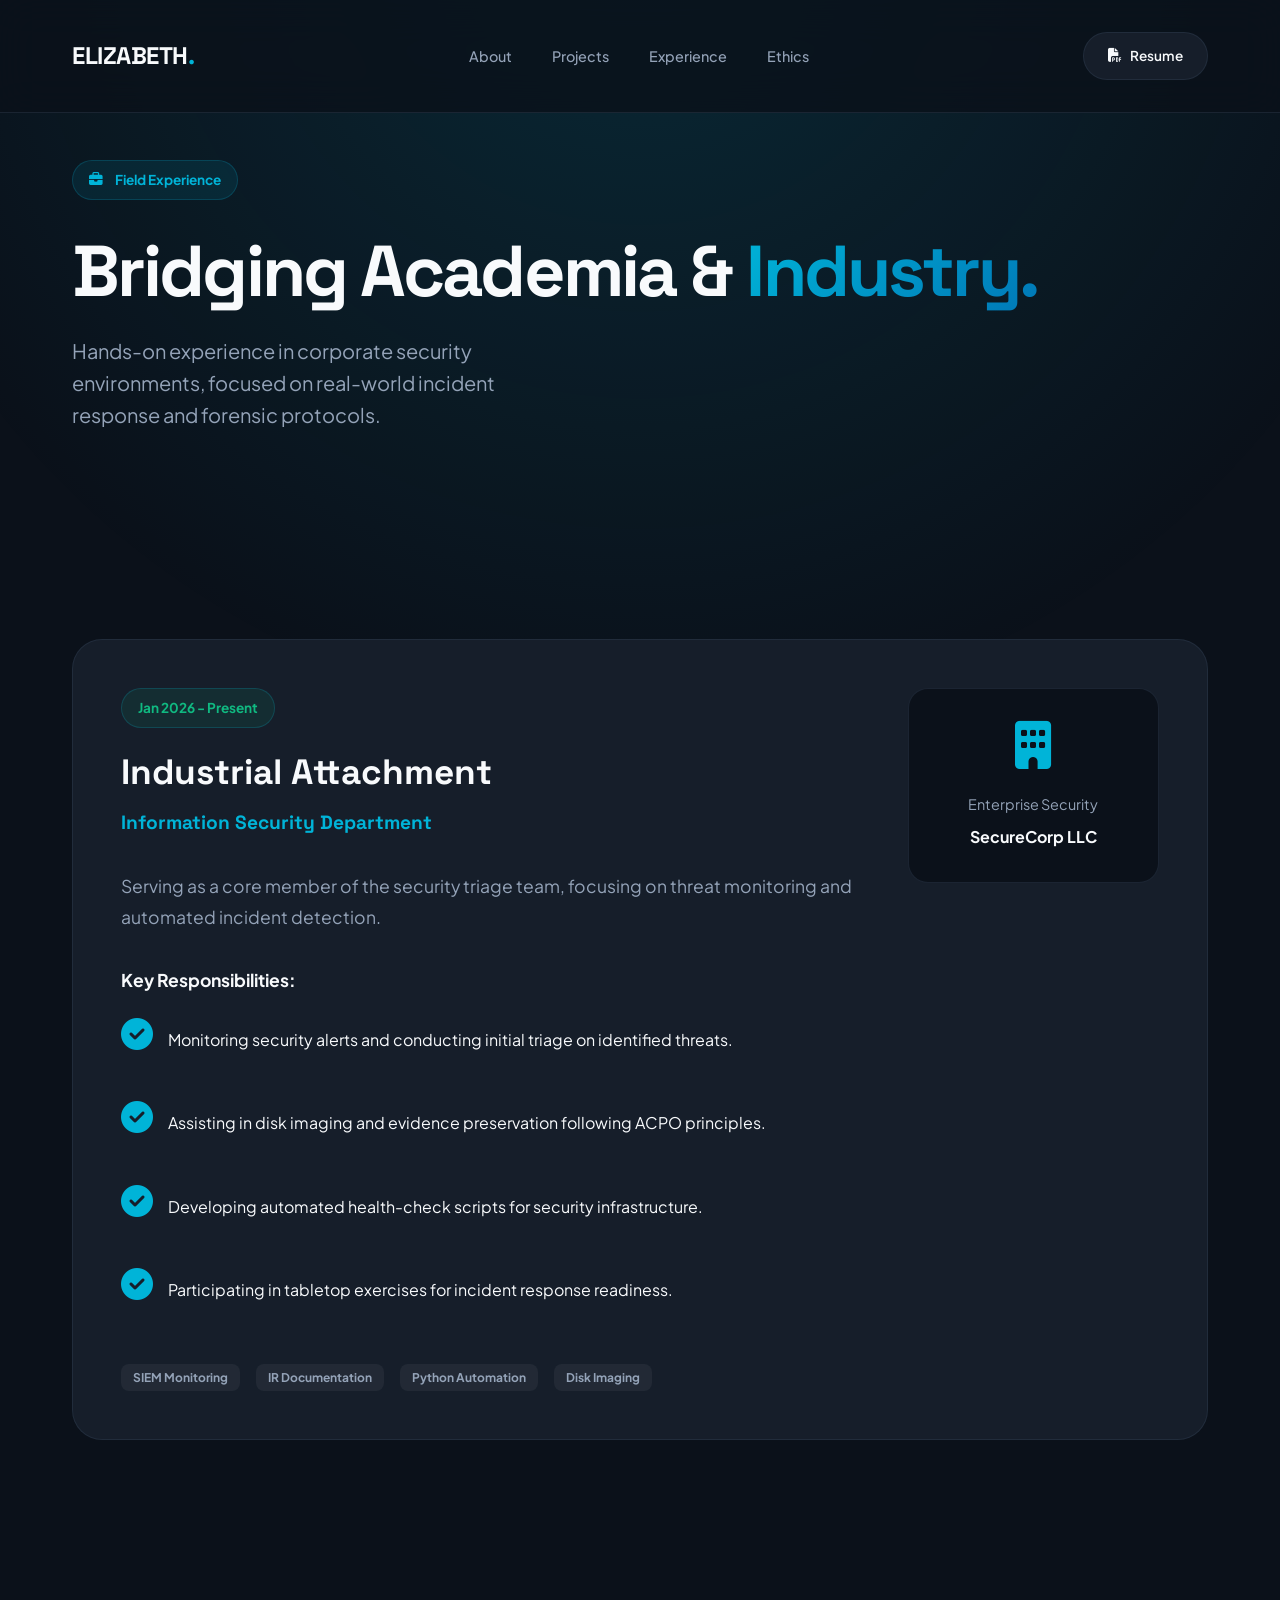
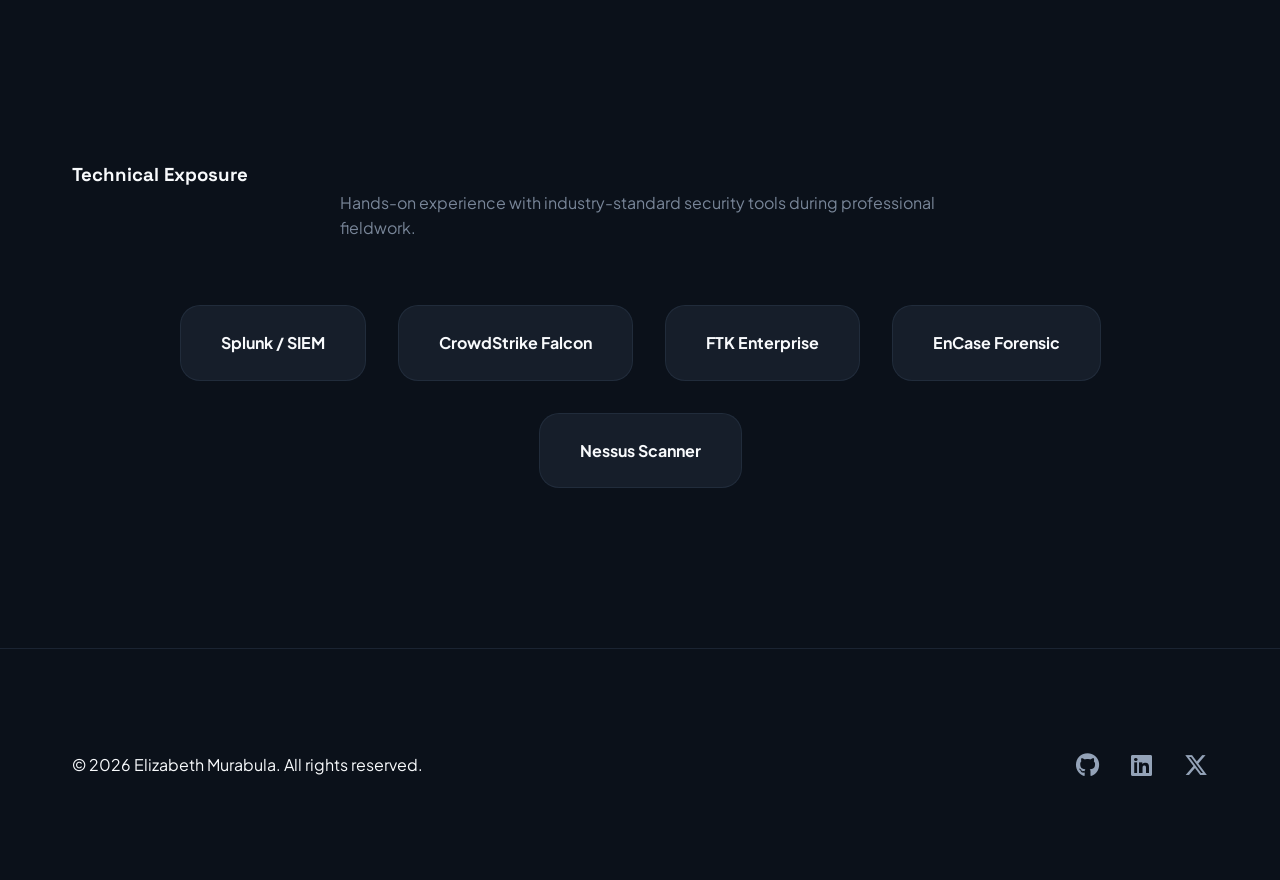
<file: Experience.html>
<!DOCTYPE html>
<html lang="en">
<head>
    <meta charset="UTF-8">
    <meta name="viewport" content="width=device-width, initial-scale=1.0">
    <title>Professional Experience | Elizabeth Murabula</title>
    <meta name="description" content="Professional background and field work of Elizabeth Murabula.">
    
    <!-- External Resources -->
    <link rel="stylesheet" href="https://cdnjs.cloudflare.com/ajax/libs/font-awesome/6.5.0/css/all.min.css">
    <link rel="preconnect" href="https://fonts.googleapis.com">
    <link rel="preconnect" href="https://fonts.gstatic.com" crossorigin>
    <link href="https://fonts.googleapis.com/css2?family=Plus+Jakarta+Sans:wght@300;400;500;600;700;800&family=Space+Grotesk:wght@300;400;500;600;700&display=swap" rel="stylesheet">
    
    <!-- Custom CSS -->
    <link rel="stylesheet" href="css/main.css">
</head>
<body>
    <!-- Premium Background Effects -->
    <div class="main-glow"></div>
    <div class="bg-noise"></div>

    <!-- Navigation -->
    <header class="navbar">
        <div class="container flex-between">
            <a href="index.html" class="brand">ELIZABETH<span class="dot">.</span></a>
            <nav>
                <ul class="nav-links">
                    <li><a href="index.html#about">About</a></li>
                    <li><a href="index.html#work">Projects</a></li>
                    <li><a href="Experience.html">Experience</a></li>
                    <li><a href="Ethics.html">Ethics</a></li>
                </ul>
            </nav>
            <div class="nav-actions">
                <a href="CV.html" class="nav-btn">
                    <i class="fas fa-file-pdf"></i> Resume
                </a>
            </div>
        </div>
    </header>

    <main>
        <!-- Page Hero -->
        <section class="hero-section" style="padding-top: 10rem; padding-bottom: 4rem;">
            <div class="container">
                <div class="hero-info reveal active">
                    <div class="hero-badge"><i class="fas fa-briefcase"></i> Field Experience</div>
                    <h1>Bridging Academia & <span class="gradient-text">Industry.</span></h1>
                    <p class="hero-desc">
                        Hands-on experience in corporate security environments, focused on real-world incident response and forensic protocols.
                    </p>
                </div>
            </div>
        </section>

        <!-- Experience Timeline -->
        <section class="about-section" style="padding-top: 0;">
            <div class="container reveal">
                <div class="about-grid" style="grid-template-columns: 1fr; gap: 4rem;">
                    
                    <!-- Role 1 -->
                    <div class="about-card" style="display: grid; grid-template-columns: 3fr 1fr; gap: 2rem; align-items: start;">
                        <div>
                            <div class="hero-badge" style="background: rgba(16, 185, 129, 0.1); color: #10b981; margin-bottom: 1rem;">Jan 2026 - Present</div>
                            <h3 style="font-size: 2.2rem; margin-bottom: 0.5rem;">Industrial Attachment</h3>
                            <h4 style="color: var(--primary); font-size: 1.2rem; margin-bottom: 2rem;">Information Security Department</h4>
                            <p style="margin-bottom: 2rem; font-size:1.1rem; line-height: 1.8;">
                                Serving as a core member of the security triage team, focusing on threat monitoring and automated incident detection. 
                            </p>
                            <h5 style="margin-bottom: 1.5rem; font-size: 1.1rem;">Key Responsibilities:</h5>
                            <ul style="list-style: none; display: grid; gap: 1.2rem; margin-bottom: 2rem;">
                                <li><i class="fas fa-check-circle" style="color: var(--primary); margin-right: 0.75rem;"></i> Monitoring security alerts and conducting initial triage on identified threats.</li>
                                <li><i class="fas fa-check-circle" style="color: var(--primary); margin-right: 0.75rem;"></i> Assisting in disk imaging and evidence preservation following ACPO principles.</li>
                                <li><i class="fas fa-check-circle" style="color: var(--primary); margin-right: 0.75rem;"></i> Developing automated health-check scripts for security infrastructure.</li>
                                <li><i class="fas fa-check-circle" style="color: var(--primary); margin-right: 0.75rem;"></i> Participating in tabletop exercises for incident response readiness.</li>
                            </ul>
                            
                            <div class="p-stack">
                                <li>SIEM Monitoring</li>
                                <li>IR Documentation</li>
                                <li>Python Automation</li>
                                <li>Disk Imaging</li>
                            </div>
                        </div>
                        <div style="background: var(--bg-color); border: 1px solid var(--border); border-radius: 20px; padding: 2rem; text-align: center;">
                            <i class="fas fa-building" style="font-size: 3rem; color: var(--primary); margin-bottom: 1.5rem;"></i>
                            <p style="font-size: 0.9rem; color: var(--text-secondary);">Enterprise Security</p>
                            <strong style="display:block; margin-top: 0.5rem;">SecureCorp LLC</strong>
                        </div>
                    </div>

                </div>
            </div>
        </section>

        <!-- Technical Arsenal Section (inherited style) -->
        <section class="arsenal-section reveal">
            <div class="container">
                <h3 class="text-center">Technical Exposure</h3>
                <p class="text-center" style="max-width:600px; margin: 0 auto 3rem; color: var(--text-secondary); opacity: 0.8;">
                    Hands-on experience with industry-standard security tools during professional fieldwork.
                </p>
                <div class="arsenal-flex">
                    <div class="arsenal-item">Splunk / SIEM</div>
                    <div class="arsenal-item">CrowdStrike Falcon</div>
                    <div class="arsenal-item">FTK Enterprise</div>
                    <div class="arsenal-item">EnCase Forensic</div>
                    <div class="arsenal-item">Nessus Scanner</div>
                </div>
            </div>
        </section>

    </main>

    <footer class="footer">
        <div class="container flex-between">
            <p>&copy; 2026 Elizabeth Murabula. All rights reserved.</p>
            <div class="social-links">
                <a href="#"><i class="fab fa-github"></i></a>
                <a href="#"><i class="fab fa-linkedin"></i></a>
                <a href="#"><i class="fab fa-x-twitter"></i></a>
            </div>
        </div>
    </footer>

    <!-- Global Scripts -->
    <script src="js/app.js"></script>
</body>
</html>
</file>
<file: css/main.css>
:root {
    /* Color Palette - Cyber / Digital / Premium */
    --primary: #00b4d8;         /* High-tech Blue */
    --secondary: #0077b6;
    --accent: #48cae4;
    --bg-color: #0b111a;        /* Deep Space / Night Sky */
    --card-bg: #161e2a;        /* Slightly lighter than BG */
    --text-primary: #f8fafc;    /* Off-white */
    --text-secondary: #94a3b8;  /* Slate/Greyish */
    --border: rgba(51, 65, 85, 0.4);
    --primary-glow: rgba(0, 180, 216, 0.3);
    --grad-main: linear-gradient(135deg, #00b4d8, #0077b6);
    --grad-accent: linear-gradient(135deg, #48cae4, #00b4d8);
    --transition: all 0.4s cubic-bezier(0.165, 0.84, 0.44, 1);
}

/* Modern Typography & Reset */
* {
    margin: 0;
    padding: 0;
    box-sizing: border-box;
}

body {
    background-color: var(--bg-color);
    color: var(--text-primary);
    font-family: 'Plus Jakarta Sans', sans-serif;
    line-height: 1.6;
    overflow-x: hidden;
    position: relative;
}

h1, h2, h3, h4, .gradient-text {
    font-family: 'Space Grotesk', sans-serif;
    font-weight: 700;
}

/* Premium Background Effects */
.main-glow {
    position: fixed;
    top: 0;
    left: 0;
    width: 100vw;
    height: 100vh;
    background: radial-gradient(circle at 50% -10%, rgba(0, 180, 216, 0.15), transparent 70%);
    pointer-events: none;
    z-index: 1;
}

.bg-noise {
    position: fixed;
    top: 0;
    left: 0;
    width: 100vw;
    height: 100vh;
    background: url('https://grainy-gradients.vercel.app/noise.svg');
    opacity: 0.05;
    pointer-events: none;
    z-index: 1;
}

/* Layout Container */
.container {
    max-width: 1200px;
    margin: 0 auto;
    padding: 0 2rem;
}

.flex-between {
    display: flex;
    justify-content: space-between;
    align-items: center;
}

.grid-2 {
    display: grid;
    grid-template-columns: repeat(2, 1fr);
    gap: 4rem;
    align-items: center;
}

.grid-4 {
    display: grid;
    grid-template-columns: repeat(auto-fit, minmax(200px, 1fr));
    gap: 2rem;
}

/* Navbar */
.navbar {
    padding: 2rem 0;
    position: fixed;
    top: 0;
    left: 0;
    width: 100%;
    z-index: 1000;
    background: rgba(11, 17, 26, 0.8);
    backdrop-filter: blur(20px);
    border-bottom: 1px solid var(--border);
    transition: var(--transition);
}

.brand {
    font-family: 'Space Grotesk', sans-serif;
    font-size: 1.5rem;
    font-weight: 800;
    text-decoration: none;
    color: var(--text-primary);
    letter-spacing: -0.02em;
}

.dot { color: var(--primary); }

.nav-links {
    display: flex;
    list-style: none;
    gap: 2.5rem;
}

.nav-links a {
    text-decoration: none;
    color: var(--text-secondary);
    font-weight: 500;
    font-size: 0.9rem;
    transition: var(--transition);
}

.nav-links a:hover { color: var(--primary); }

.nav-btn {
    padding: 0.75rem 1.5rem;
    background: var(--card-bg);
    border: 1px solid var(--border);
    border-radius: 99px;
    color: var(--text-primary);
    text-decoration: none;
    font-weight: 600;
    font-size: 0.85rem;
    display: flex;
    align-items: center;
    gap: 0.5rem;
    transition: var(--transition);
}

.nav-btn:hover {
    border-color: var(--primary);
    background: rgba(0, 180, 216, 0.1);
}

/* Hero Section */
.hero-section {
    padding-top: 12rem;
    padding-bottom: 6rem;
    position: relative;
    z-index: 2;
}

.hero-badge {
    display: inline-flex;
    align-items: center;
    gap: 0.75rem;
    background: rgba(0, 180, 216, 0.1);
    border: 1px solid rgba(0, 180, 216, 0.2);
    padding: 0.5rem 1rem;
    border-radius: 99px;
    font-size: 0.85rem;
    font-weight: 700;
    color: var(--primary);
    margin-bottom: 2rem;
}

.pulse {
    width: 8px;
    height: 8px;
    background: var(--primary);
    border-radius: 50%;
    animation: pulse 1.5s infinite;
}

@keyframes pulse {
    0% { transform: scale(0.95); box-shadow: 0 0 0 0 rgba(0, 180, 216, 0.7); }
    70% { transform: scale(1); box-shadow: 0 0 0 10px rgba(0, 180, 216, 0); }
    100% { transform: scale(0.95); box-shadow: 0 0 0 0 rgba(0, 180, 216, 0); }
}

.hero-info h1 {
    font-size: 4.5rem;
    line-height: 1.1;
    margin-bottom: 1.5rem;
    letter-spacing: -0.04em;
}

.gradient-text {
    background: var(--grad-main);
    -webkit-background-clip: text;
    background-clip: text;
    color: transparent;
}

.hero-desc {
    font-size: 1.25rem;
    color: var(--text-secondary);
    max-width: 500px;
    margin-bottom: 3rem;
}

.hero-btns {
    display: flex;
    gap: 1.5rem;
}

.btn {
    padding: 0.85rem 2rem;
    border-radius: 12px;
    font-weight: 700;
    text-decoration: none;
    display: inline-flex;
    align-items: center;
    gap: 0.75rem;
    transition: var(--transition);
}

.btn-main {
    background: var(--grad-main);
    color: var(--bg-color);
    box-shadow: 0 20px 40px -10px var(--primary-glow);
}

.btn-main:hover {
    transform: translateY(-4px);
    box-shadow: 0 30px 50px -15px var(--primary-glow);
}

.btn-outline {
    background: transparent;
    border: 1px solid var(--border);
    color: var(--text-primary);
}

.btn-outline:hover {
    border-color: var(--primary);
    background: rgba(0, 180, 216, 0.05);
}

/* Visuals */
.visual-card {
    position: relative;
    width: 100%;
    max-width: 500px;
    aspect-ratio: 1;
}

.hero-img {
    width: 100%;
    height: 100%;
    object-fit: cover;
    border-radius: 40px;
    border: 1px solid var(--border);
    background: var(--card-bg);
}

.stat-float {
    position: absolute;
    background: rgba(22, 30, 42, 0.8);
    backdrop-filter: blur(20px);
    padding: 1.25rem;
    border-radius: 20px;
    border: 1px solid var(--border);
    display: flex;
    align-items: center;
    gap: 1rem;
    z-index: 10;
}

.stat-1 { top: 20%; left: -10%; }
.stat-2 { bottom: 10%; right: -10%; }

.stat-float i {
    width: 40px;
    height: 40px;
    background: var(--primary);
    border-radius: 12px;
    display: flex;
    align-items: center;
    justify-content: center;
    color: var(--bg-color);
}

.stat-float span { font-size: 0.8rem; color: var(--text-secondary); }
.stat-float strong { display: block; font-size: 1.1rem; }

/* Stats Counter */
.stats-counter {
    padding: 6rem 0;
    border-top: 1px solid var(--border);
    border-bottom: 1px solid var(--border);
    background: rgba(22, 30, 42, 0.3);
}

.counter-item { text-align: center; }
.counter-item h2 { font-size: 3rem; margin-bottom: 0.5rem; }
.counter-item p { color: var(--text-secondary); font-weight: 500; }

/* Sections Common */
section { padding: 10rem 0; position: relative; z-index: 2; }

.section-tag {
    color: var(--primary);
    font-weight: 800;
    text-transform: uppercase;
    letter-spacing: 0.2rem;
    margin-bottom: 1.5rem;
}

h2 { font-size: 3.5rem; line-height: 1.1; margin-bottom: 2rem; letter-spacing: -0.03em; }

.section-desc {
    max-width: 800px;
    margin: 0 auto;
    font-size: 1.5rem;
    color: var(--text-secondary);
}

/* About Grid */
.about-grid {
    display: grid;
    grid-template-columns: repeat(3, 1fr);
    gap: 2rem;
    margin-top: 6rem;
}

.about-card {
    background: var(--card-bg);
    padding: 3rem;
    border-radius: 30px;
    border: 1px solid var(--border);
    text-align: left;
    transition: var(--transition);
}

.about-card:hover { y: -10px; border-color: var(--primary); }

.about-card i {
    font-size: 2rem;
    color: var(--primary);
    margin-bottom: 2rem;
}

.about-card h3 { font-size: 1.5rem; margin-bottom: 1rem; }
.about-card p { color: var(--text-secondary); font-size: 0.95rem; }

/* Projects Grid */
.projects-grid {
    display: grid;
    grid-template-columns: repeat(auto-fit, minmax(320px, 1fr));
    gap: 3rem;
    margin-top: 6rem;
}

.p-card {
    background: var(--card-bg);
    border-radius: 32px;
    overflow: hidden;
    border: 1px solid var(--border);
    transition: var(--transition);
}

.p-card:hover { transform: translateY(-12px); border-color: var(--primary); }

.p-img-wrapper {
    position: relative;
    height: 240px;
    overflow: hidden;
}

.p-img-wrapper img { width: 100%; height: 100%; object-fit: cover; transition: var(--transition); }
.p-card:hover .p-img-wrapper img { transform: scale(1.1); }

.p-overlay {
    position: absolute;
    top: 0;
    left: 0;
    width: 100%;
    height: 100%;
    background: linear-gradient(to bottom, transparent, rgba(11, 17, 26, 0.8));
    display: flex;
    align-items: flex-end;
    padding: 2rem;
}

.p-tag {
    background: var(--primary);
    color: var(--bg-color);
    padding: 0.25rem 1rem;
    border-radius: 99px;
    font-size: 0.75rem;
    font-weight: 800;
}

.p-content { padding: 2.5rem; }

.p-icon {
    width: 60px;
    height: 60px;
    border-radius: 16px;
    display: flex;
    align-items: center;
    justify-content: center;
    font-size: 1.5rem;
    margin-bottom: 2rem;
    margin-top: -5rem;
    position: relative;
    z-index: 3;
    box-shadow: 0 10px 30px -5px rgba(0,0,0,0.5);
}

.ic-virus { background: linear-gradient(135deg, #ef4444, #991b1b); color: white; }
.ic-med { background: linear-gradient(135deg, #10b981, #065f46); color: white; }
.ic-lock { background: linear-gradient(135deg, #f59e0b, #b45309); color: white; }

.p-content h3 { font-size: 1.6rem; margin-bottom: 1rem; }
.p-content p { color: var(--text-secondary); margin-bottom: 2rem; font-size: 0.95rem; line-height: 1.8; }

.p-stack {
    display: flex;
    list-style: none;
    gap: 1rem;
    flex-wrap: wrap;
}

.p-stack li {
    font-size: 0.75rem;
    font-weight: 700;
    color: var(--text-secondary);
    background: rgba(255, 255, 255, 0.05);
    padding: 0.25rem 0.75rem;
    border-radius: 8px;
}

/* Arsenal Section */
.arsenal-flex {
    display: flex;
    flex-wrap: wrap;
    justify-content: center;
    gap: 2rem;
    margin-top: 4rem;
}

.arsenal-item {
    padding: 1.5rem 2.5rem;
    background: var(--card-bg);
    border: 1px solid var(--border);
    border-radius: 20px;
    display: flex;
    align-items: center;
    gap: 1rem;
    font-weight: 700;
    transition: var(--transition);
}

.arsenal-item:hover { border-color: var(--primary); background: rgba(0, 180, 216, 0.05); transform: translateY(-5px); }
.arsenal-item i { font-size: 1.5rem; }
.ic-py { color: #3776ab; }
.ic-sh { color: #4eaa25; }
.ic-au { color: #ed872d; }
.ic-ws { color: #1679a7; }
.ic-ft { color: #00b4d8; }

/* Contact Box */
.contact-box {
    background: var(--grad-main);
    color: var(--bg-color);
    padding: 6rem;
    border-radius: 60px;
    display: grid;
    grid-template-columns: 1fr 1.2fr;
    gap: 6rem;
    align-items: center;
    box-shadow: 0 40px 100px -20px var(--primary-glow);
}

.contact-info h2 { color: var(--bg-color); font-size: 4rem; }
.contact-info p { font-size: 1.25rem; font-weight: 500; margin-bottom: 3rem; }

.method { display: flex; align-items: center; gap: 1rem; margin-bottom: 1rem; font-weight: 700; font-size: 1.1rem; }
.method i { opacity: 0.6; }

.contact-form { display: grid; gap: 1.5rem; }
.contact-form input, .contact-form textarea {
    padding: 1.25rem;
    background: rgba(255, 255, 255, 0.1);
    border: 1px solid rgba(255, 255, 255, 0.2);
    border-radius: 16px;
    color: var(--bg-color);
    font-family: inherit;
    font-weight: 600;
    outline: none;
}
.contact-form input::placeholder, .contact-form textarea::placeholder { color: rgba(11, 17, 26, 0.5); }

.contact-form .btn-main { background: var(--bg-color); color: var(--primary); }

/* Footer */
.footer { padding: 6rem 0; border-top: 1px solid var(--border); }
.social-links { display: flex; gap: 2rem; }
.social-links a { font-size: 1.5rem; color: var(--text-secondary); transition: var(--transition); }
.social-links a:hover { color: var(--primary); transform: scale(1.2); }

/* Scroll Animation Utilities */
.reveal { opacity: 0; transform: translateY(40px); transition: 1s var(--transition); }
.reveal.active { opacity: 1; transform: translateY(0); }

/* Responsive Adjustments */
@media (max-width: 1024px) {
    .grid-2, .grid-4, .about-grid, .projects-grid, .contact-box { grid-template-columns: 1fr; }
    .hero-info h1 { font-size: 3.5rem; }
    .contact-box { padding: 4rem 2rem; gap: 4rem; }
}

@media (max-width: 768px) {
    .nav-links, .nav-actions { display: none; }
    h2 { font-size: 2.5rem; }
}
</file>
